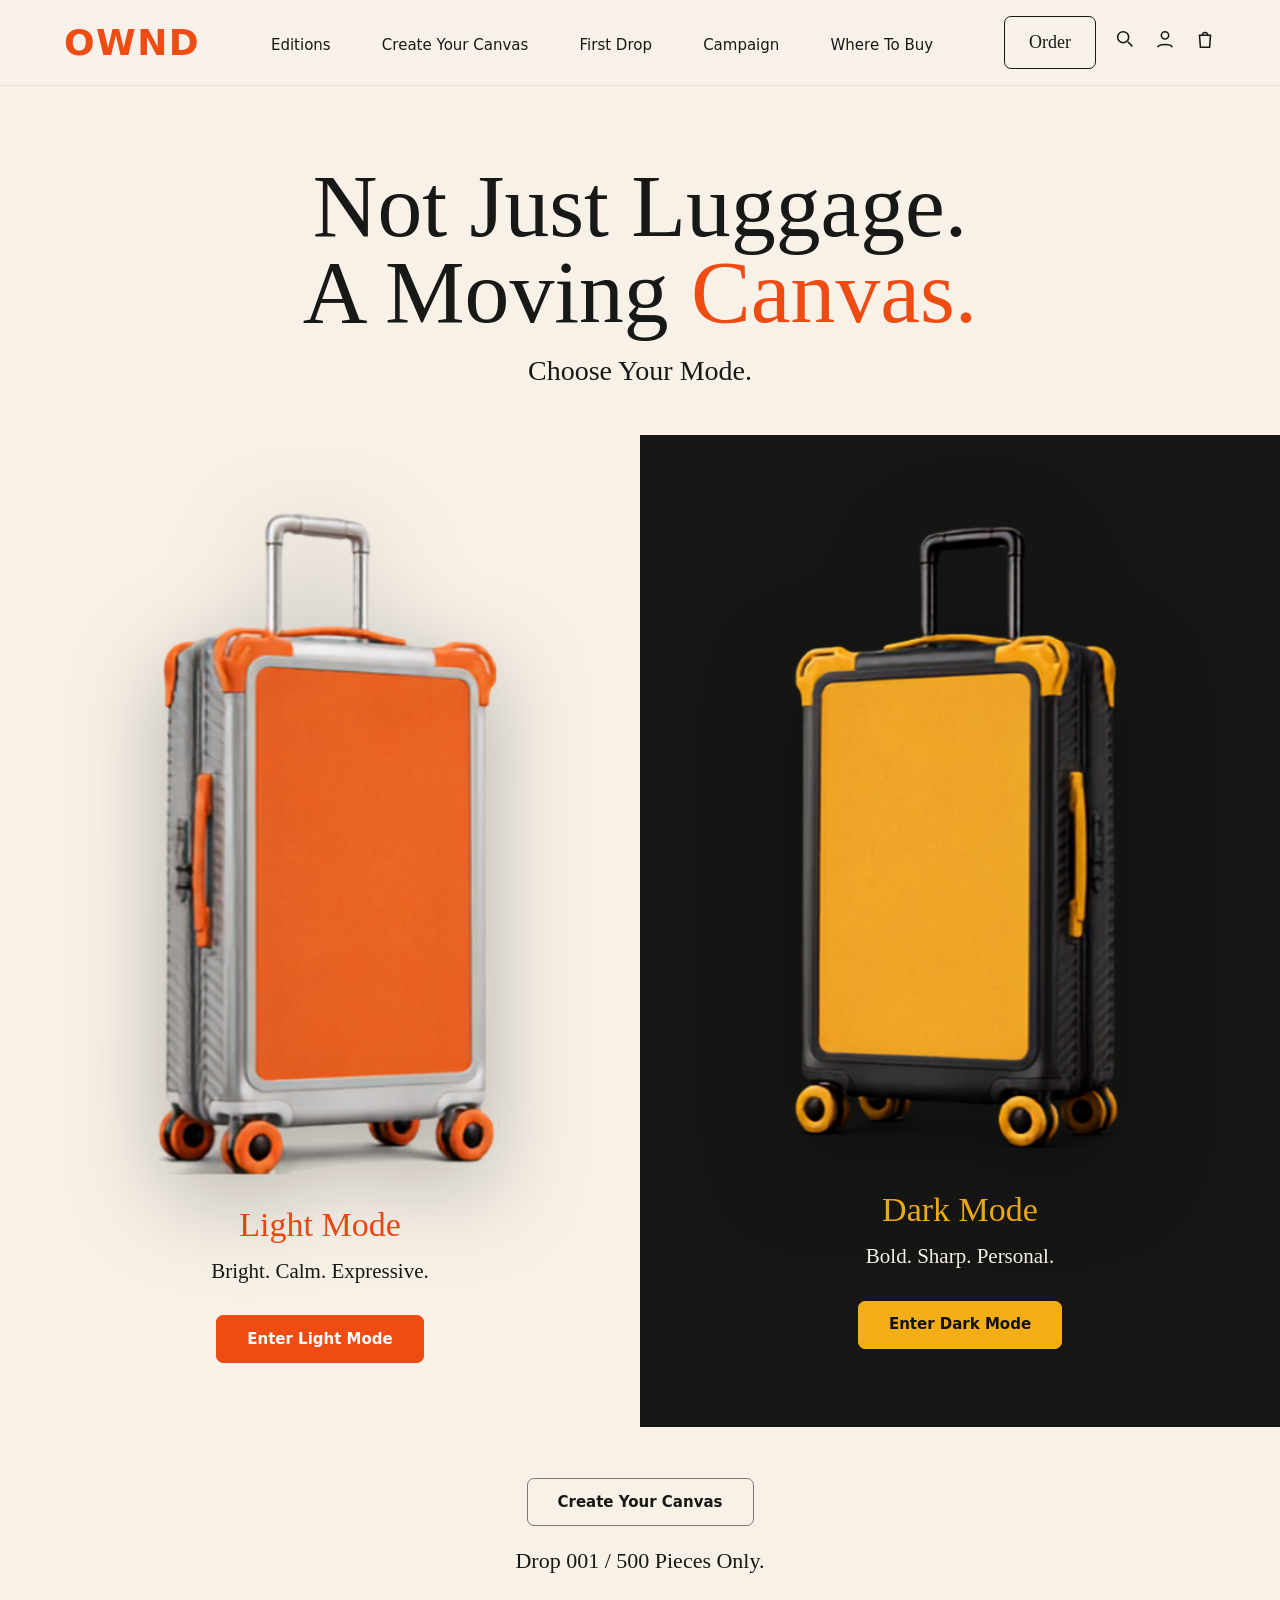
<file: index.html>
<!doctype html>
<html lang="en">
<head>
  <meta charset="utf-8">
  <meta name="viewport" content="width=device-width, initial-scale=1">
  <title>OWND - Moving Canvas</title>
  <link rel="stylesheet" href="styles.css">
  <script defer src="site.js"></script>
</head>
<body>
  <main class="split-home">
    <site-header></site-header>
    <section class="home-intro">
      <h1 class="display">Not Just Luggage.<br>A Moving <span class="accent">Canvas.</span></h1>
      <p class="lead">Choose Your Mode.</p>
    </section>
    <section class="mode-grid">
      <article class="mode-card">
        <img src="assets/suitcase-light-angle.png" alt="OWND Canvas Light suitcase">
        <h2>Light Mode</h2>
        <p>Bright. Calm. Expressive.</p>
        <a class="btn primary" href="canvas-light/">Enter Light Mode</a>
      </article>
      <article class="mode-card dark-mode">
        <img src="assets/suitcase-dark-angle.png" alt="OWND Canvas Dark suitcase">
        <h2>Dark Mode</h2>
        <p>Bold. Sharp. Personal.</p>
        <a class="btn gold" href="canvas-dark/">Enter Dark Mode</a>
      </article>
    </section>
    <section class="home-cta">
      <a class="btn" href="create/">Create Your Canvas</a>
      <p class="drop-note">Drop 001 / 500 Pieces Only.</p>
    </section>
  </main>
</body>
</html>
</file>
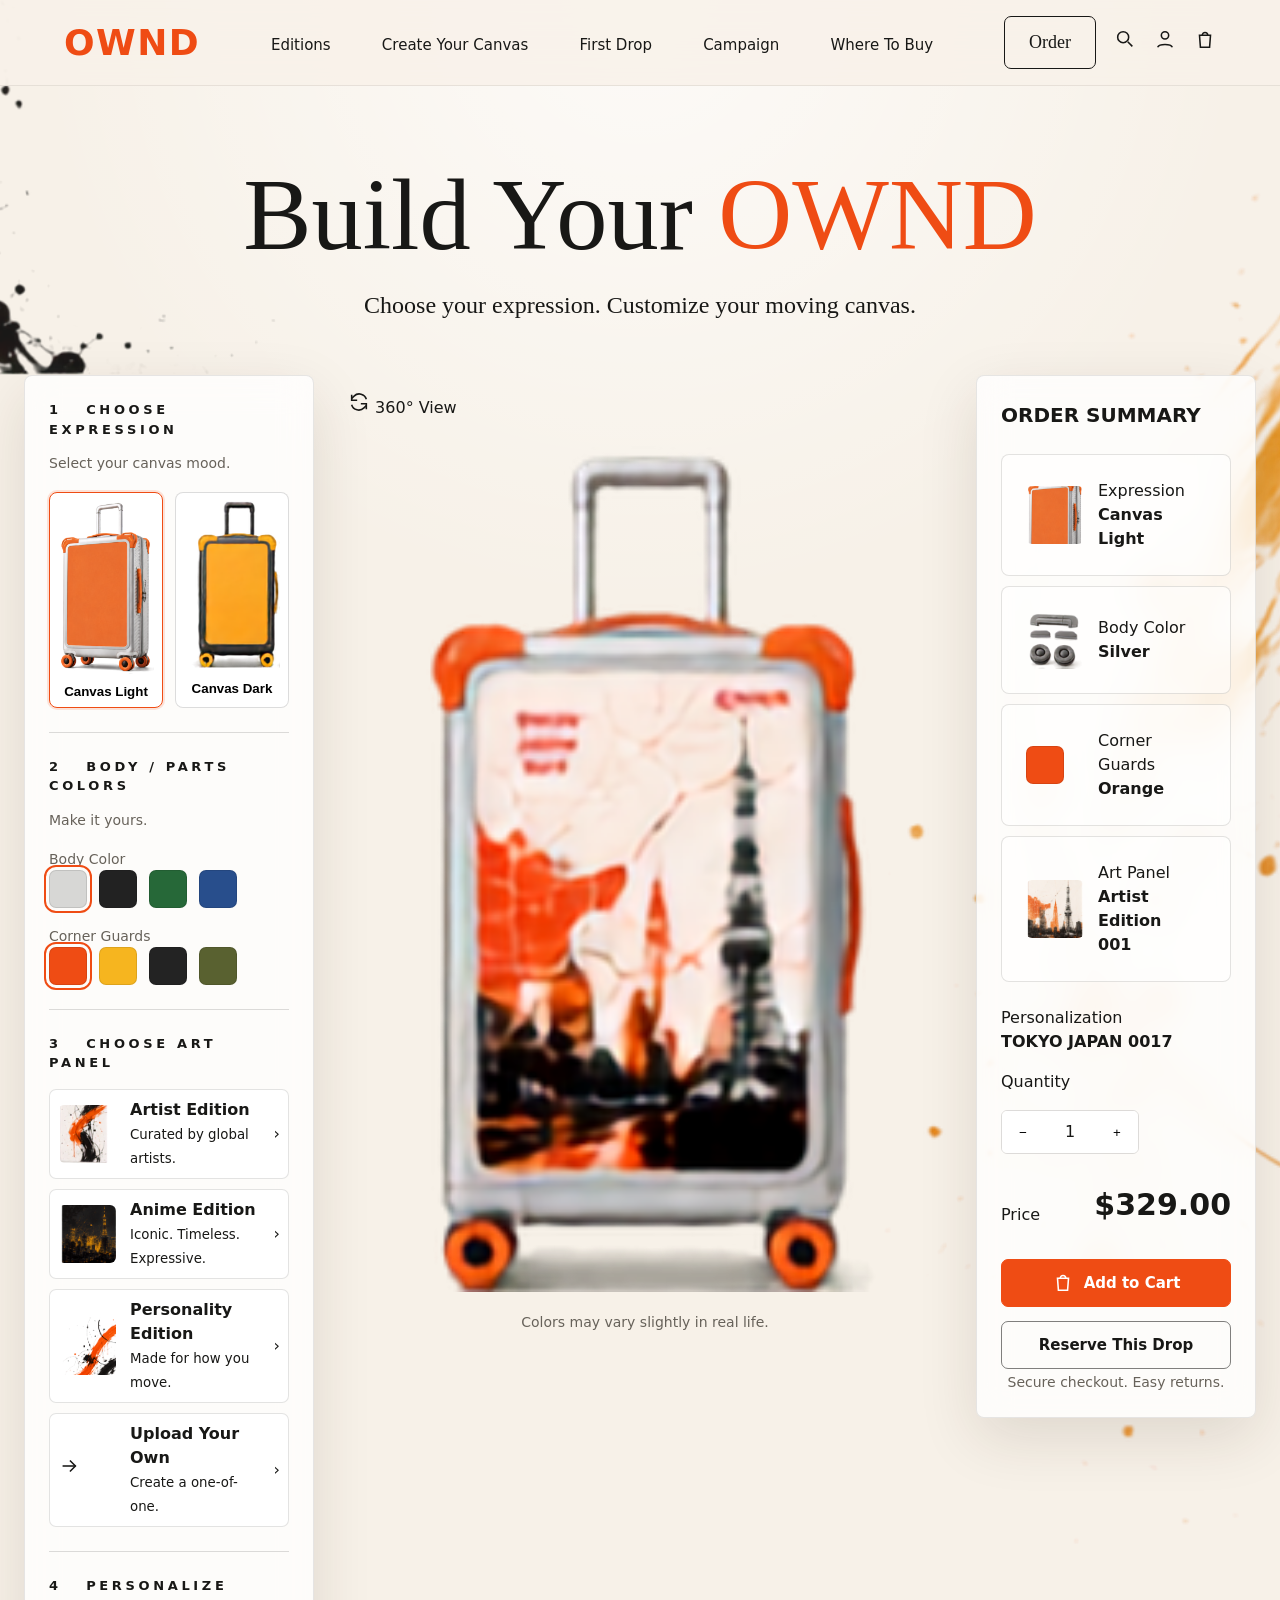
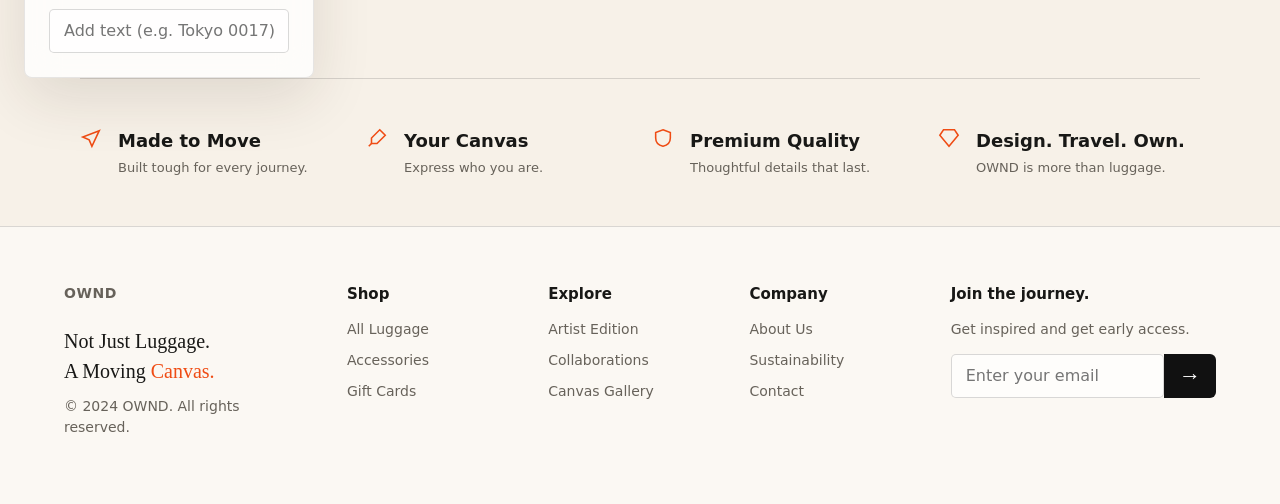
<file: build-your-ownd/index.html>
<!doctype html>
<html lang="en">
<head>
  <meta charset="utf-8">
  <meta name="viewport" content="width=device-width, initial-scale=1">
  <title>Build Your OWND</title>
  <link rel="stylesheet" href="../styles.css">
  <script defer src="../site.js"></script>
</head>
<body>
  <div class="site">
    <site-header></site-header>
    <section class="hero" style="min-height:auto;padding:80px 0 52px">
      <img class="paint left" src="../assets/paint-black-left.png" alt="">
      <img class="paint right" src="../assets/paint-orange-arc.png" alt="">
      <div class="container center">
        <h1 class="display">Build Your <span class="accent">OWND</span></h1>
        <p class="lead" style="font-family:var(--serif);color:var(--ink)">Choose your expression. Customize your moving canvas.</p>
      </div>
    </section>
    <section class="wide builder-layout">
      <aside class="builder-panel">
        <p class="eyebrow" style="color:var(--ink)">1 &nbsp; Choose Expression</p>
        <p class="small">Select your canvas mood.</p>
        <div class="option-grid" style="margin-top:18px">
          <button class="choice active" type="button"><img src="../assets/suitcase-light-front.png" alt=""><b>Canvas Light</b></button>
          <button class="choice" type="button"><img src="../assets/suitcase-dark-front.png" alt=""><b>Canvas Dark</b></button>
        </div>
        <hr style="border:0;border-top:1px solid var(--line);margin:24px 0">
        <p class="eyebrow" style="color:var(--ink)">2 &nbsp; Body / Parts Colors</p>
        <p class="small">Make it yours.</p>
        <p class="small" style="margin-top:18px">Body Color</p>
        <div class="swatches"><button class="swatch active" style="background:#d7d7d5"></button><button class="swatch" style="background:#222"></button><button class="swatch" style="background:#266838"></button><button class="swatch" style="background:#284e8c"></button></div>
        <p class="small" style="margin-top:18px">Corner Guards</p>
        <div class="swatches"><button class="swatch active" style="background:#ef4c14"></button><button class="swatch" style="background:#f6b51f"></button><button class="swatch" style="background:#232323"></button><button class="swatch" style="background:#596130"></button></div>
        <hr style="border:0;border-top:1px solid var(--line);margin:24px 0">
        <p class="eyebrow" style="color:var(--ink)">3 &nbsp; Choose Art Panel</p>
        <div class="panel-list" style="margin-top:16px">
          <a class="panel-option" href="#"><img src="../assets/panel-abstract.png" alt=""><span><b>Artist Edition</b><br><small>Curated by global artists.</small></span><span>›</span></a>
          <a class="panel-option" href="#"><img src="../assets/panel-city-gold.png" alt=""><span><b>Anime Edition</b><br><small>Iconic. Timeless. Expressive.</small></span><span>›</span></a>
          <a class="panel-option" href="#"><img src="../assets/panel-swirl.png" alt=""><span><b>Personality Edition</b><br><small>Made for how you move.</small></span><span>›</span></a>
          <a class="panel-option" href="#"><span data-icon="arrow"></span><span><b>Upload Your Own</b><br><small>Create a one-of-one.</small></span><span>›</span></a>
        </div>
        <hr style="border:0;border-top:1px solid var(--line);margin:24px 0">
        <p class="eyebrow" style="color:var(--ink)">4 &nbsp; Personalize</p>
        <input placeholder="Add text (e.g. Tokyo 0017)" aria-label="Personalization">
      </aside>
      <div class="builder-stage">
        <p style="text-align:left"><span data-icon="rotate"></span> 360° View</p>
        <img src="../assets/suitcase-art-city.png" alt="Configured OWND suitcase with Tokyo Japan panel">
        <p class="small">Colors may vary slightly in real life.</p>
      </div>
      <aside class="summary">
        <h2 style="margin:0 0 24px;font-size:20px">ORDER SUMMARY</h2>
        <div class="panel-list">
          <div class="summary-row"><img src="../assets/suitcase-light-front.png" alt=""><span>Expression<br><b>Canvas Light</b></span></div>
          <div class="summary-row"><img src="../assets/parts-hardware.png" alt=""><span>Body Color<br><b>Silver</b></span></div>
          <div class="summary-row"><span class="swatch" style="background:#ef4c14"></span><span>Corner Guards<br><b>Orange</b></span></div>
          <div class="summary-row"><img src="../assets/panel-city-tokyo.png" alt=""><span>Art Panel<br><b>Artist Edition 001</b></span></div>
        </div>
        <p style="margin-top:24px">Personalization<br><b>TOKYO JAPAN 0017</b></p>
        <p>Quantity</p>
        <div class="quantity"><button data-quantity="minus" type="button">−</button><span data-quantity-value>1</span><button data-quantity="plus" type="button">+</button></div>
        <p style="display:flex;justify-content:space-between;align-items:end;margin-top:28px">Price <strong style="font-size:30px">$329.00</strong></p>
        <a class="btn primary block" href="#" style="margin-top:16px"><span data-icon="bag"></span>Add to Cart</a>
        <a class="btn block" href="../first-drop/" style="margin-top:14px">Reserve This Drop</a>
        <p class="small center">Secure checkout. Easy returns.</p>
      </aside>
    </section>
    <div class="container feature-strip">
      <div class="feature"><span data-icon="plane"></span><div><h3>Made to Move</h3><p>Built tough for every journey.</p></div></div>
      <div class="feature"><span data-icon="brush"></span><div><h3>Your Canvas</h3><p>Express who you are.</p></div></div>
      <div class="feature"><span data-icon="shield"></span><div><h3>Premium Quality</h3><p>Thoughtful details that last.</p></div></div>
      <div class="feature"><span data-icon="gem"></span><div><h3>Design. Travel. Own.</h3><p>OWND is more than luggage.</p></div></div>
    </div>
    <site-footer></site-footer>
  </div>
</body>
</html>
</file>
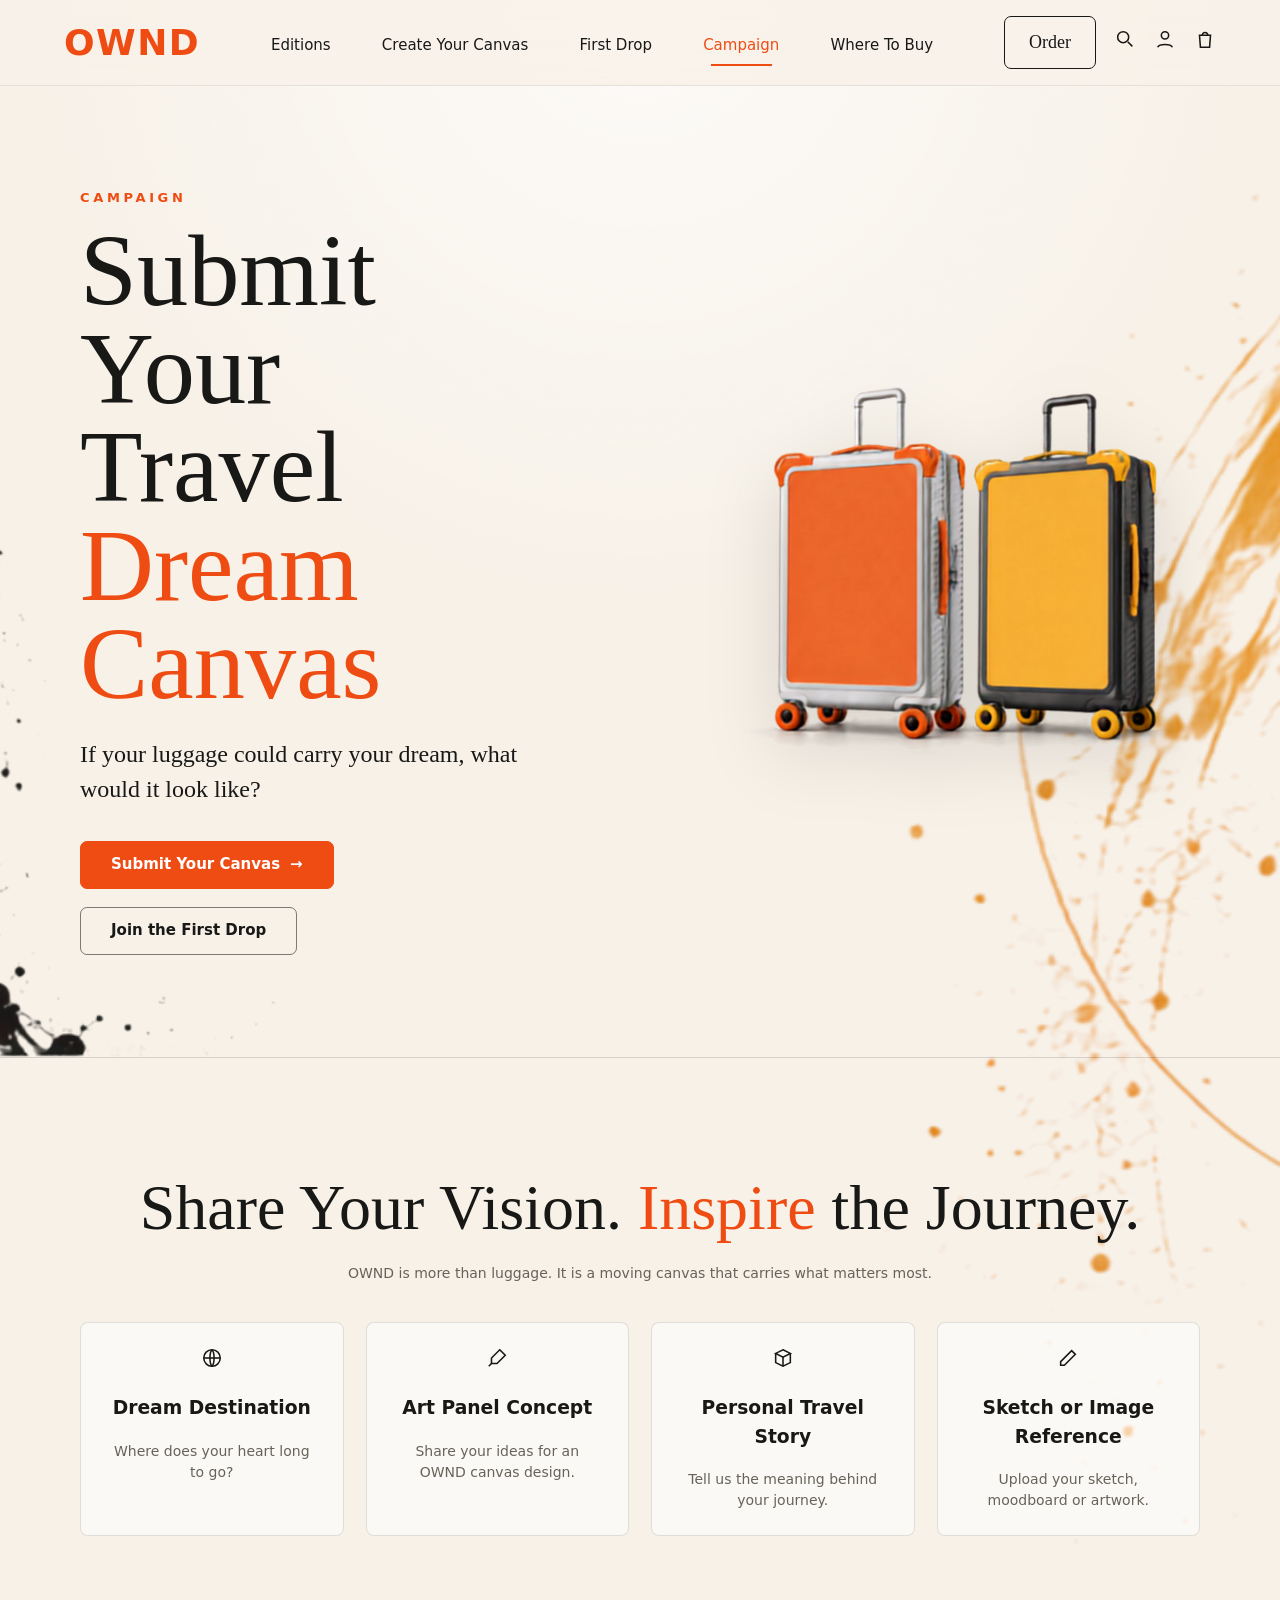
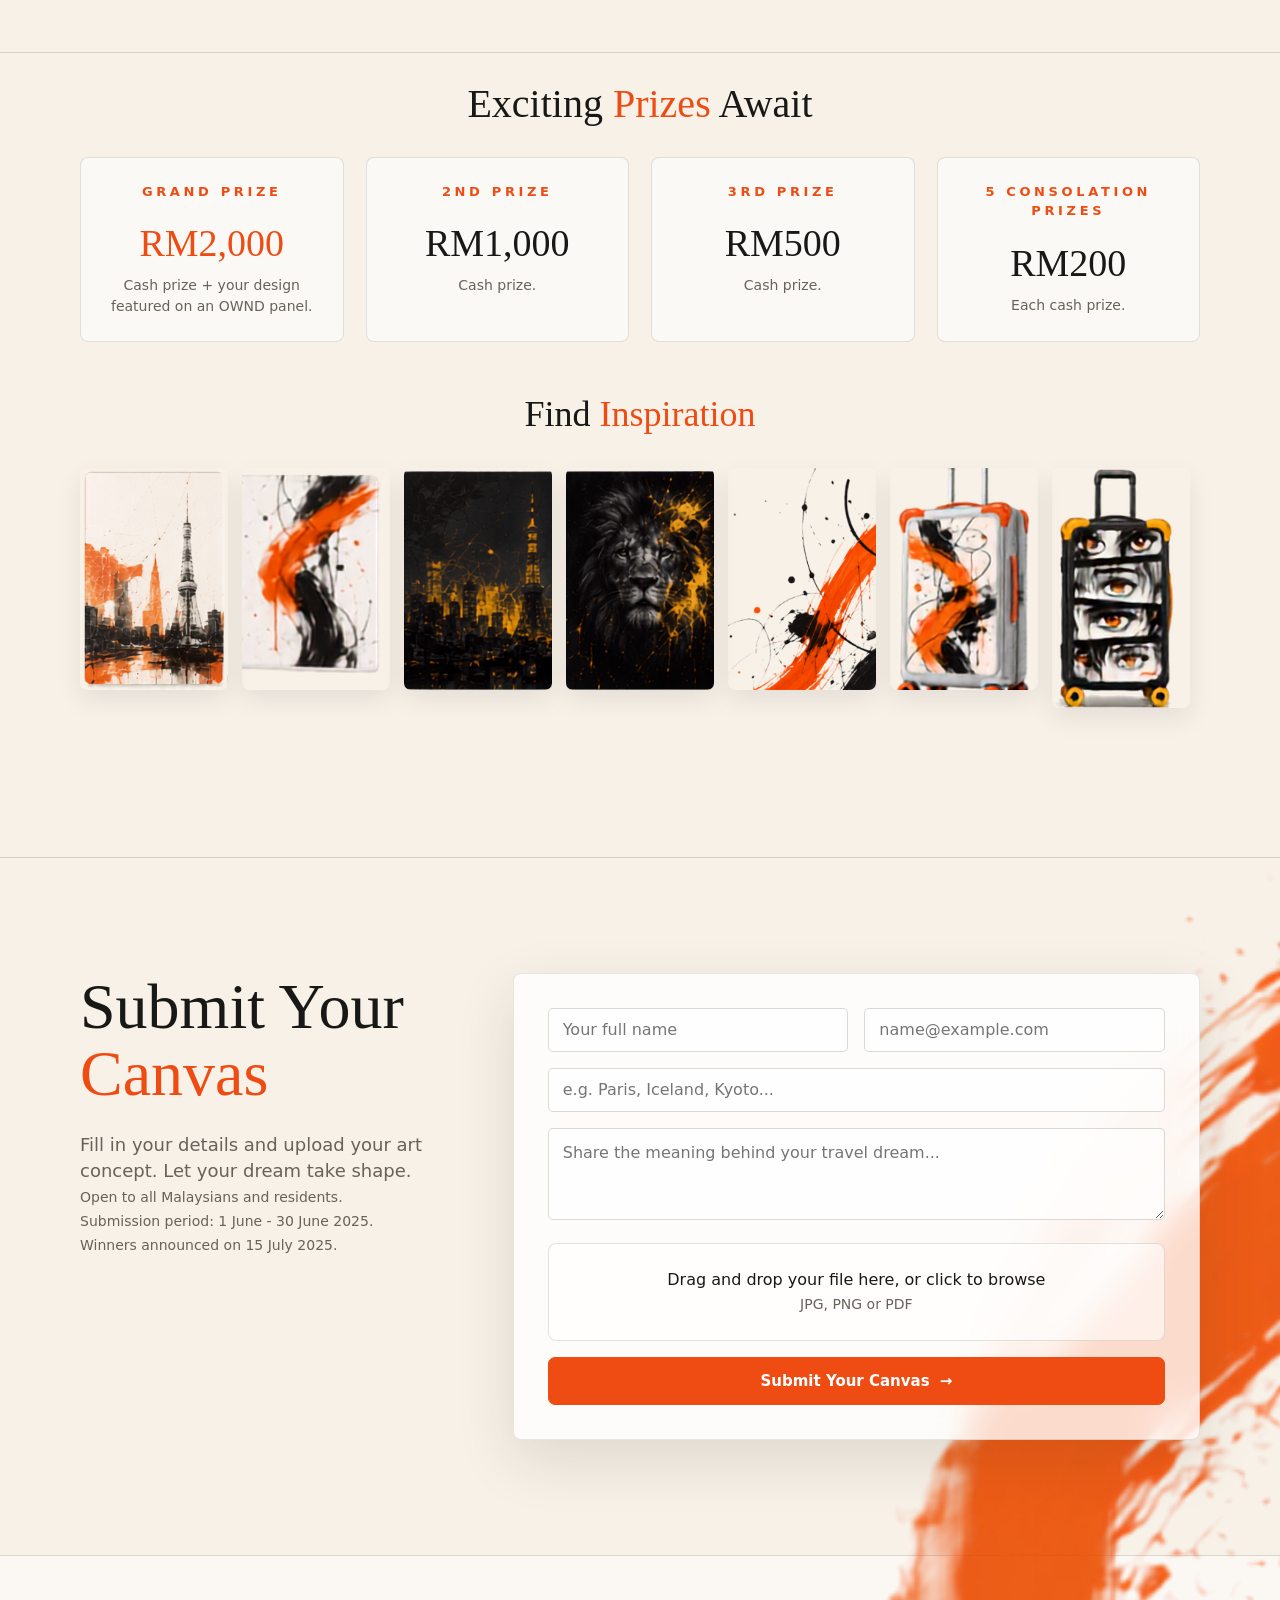
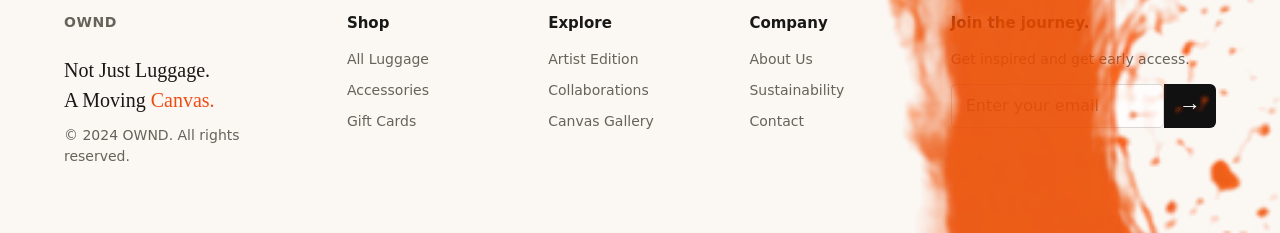
<file: campaign/index.html>
<!doctype html>
<html lang="en">
<head>
  <meta charset="utf-8">
  <meta name="viewport" content="width=device-width, initial-scale=1">
  <title>Campaign - OWND</title>
  <link rel="stylesheet" href="../styles.css">
  <script defer src="../site.js"></script>
</head>
<body>
  <div class="site">
    <site-header active="campaign"></site-header>
    <section class="hero">
      <img class="paint left" src="../assets/paint-black-left.png" alt="">
      <img class="paint right" src="../assets/paint-orange-arc.png" alt="">
      <div class="container product-hero">
        <div>
          <p class="eyebrow">Campaign</p>
          <h1 class="display">Submit Your<br>Travel <span class="accent">Dream Canvas</span></h1>
          <p class="lead" style="font-family:var(--serif);color:var(--ink)">If your luggage could carry your dream, what would it look like?</p>
          <div class="actions">
            <a class="btn primary" href="#submit">Submit Your Canvas <span>→</span></a>
            <a class="btn" href="../first-drop/">Join the First Drop</a>
          </div>
        </div>
        <div class="visual"><img src="../assets/suitcase-pair.png" alt="Canvas Light and Canvas Dark luggage pair"></div>
      </div>
    </section>
    <section class="section">
      <div class="container center">
        <h2 class="title">Share Your Vision. <span class="accent">Inspire</span> the Journey.</h2>
        <p class="small" style="max-width:620px;margin:22px auto 38px">OWND is more than luggage. It is a moving canvas that carries what matters most.</p>
        <div class="campaign-steps">
          <article class="step"><span data-icon="globe"></span><h3>Dream Destination</h3><p class="small">Where does your heart long to go?</p></article>
          <article class="step"><span data-icon="brush"></span><h3>Art Panel Concept</h3><p class="small">Share your ideas for an OWND canvas design.</p></article>
          <article class="step"><span data-icon="box"></span><h3>Personal Travel Story</h3><p class="small">Tell us the meaning behind your journey.</p></article>
          <article class="step"><span data-icon="pencil"></span><h3>Sketch or Image Reference</h3><p class="small">Upload your sketch, moodboard or artwork.</p></article>
        </div>
      </div>
    </section>
    <section class="section" style="padding-top:30px">
      <div class="container center">
        <h2 class="title" style="font-size:40px">Exciting <span class="accent">Prizes</span> Await</h2>
        <div class="prizes" style="margin-top:32px">
          <article class="prize"><p class="eyebrow">Grand Prize</p><strong>RM2,000</strong><p class="small">Cash prize + your design featured on an OWND panel.</p></article>
          <article class="prize"><p class="eyebrow">2nd Prize</p><strong style="color:var(--ink)">RM1,000</strong><p class="small">Cash prize.</p></article>
          <article class="prize"><p class="eyebrow">3rd Prize</p><strong style="color:var(--ink)">RM500</strong><p class="small">Cash prize.</p></article>
          <article class="prize"><p class="eyebrow">5 Consolation Prizes</p><strong style="color:var(--ink)">RM200</strong><p class="small">Each cash prize.</p></article>
        </div>
        <h2 class="title" style="font-size:36px;margin-top:54px">Find <span class="accent">Inspiration</span></h2>
        <div class="inspiration-row">
          <img src="../assets/panel-city-tokyo.png" alt="Tokyo orange art panel"><img src="../assets/panel-abstract.png" alt="Black and orange abstract panel"><img src="../assets/panel-city-gold.png" alt="City skyline gold panel"><img src="../assets/panel-lion.png" alt="Fearless lion panel"><img src="../assets/panel-swirl.png" alt="Flowing brush panel"><img src="../assets/suitcase-art-flow.png" alt="Abstract flow suitcase"><img src="../assets/suitcase-art-eyes.png" alt="Anime eyes suitcase">
        </div>
      </div>
    </section>
    <section class="section" id="submit">
      <img class="paint right" src="../assets/paint-orange-circle.png" alt="">
      <div class="container" style="display:grid;grid-template-columns:.8fr 1.4fr;gap:40px;align-items:start">
        <div>
          <h2 class="title">Submit Your <span class="accent">Canvas</span></h2>
          <p class="lead" style="font-size:18px">Fill in your details and upload your art concept. Let your dream take shape.</p>
          <p class="small">Open to all Malaysians and residents.</p>
          <p class="small">Submission period: 1 June - 30 June 2025.</p>
          <p class="small">Winners announced on 15 July 2025.</p>
        </div>
        <form class="preview-panel">
          <div class="form-grid"><input placeholder="Your full name" aria-label="Name"><input placeholder="name@example.com" aria-label="Email"></div>
          <input style="margin-top:16px" placeholder="e.g. Paris, Iceland, Kyoto..." aria-label="Dream destination">
          <textarea style="margin-top:16px" placeholder="Share the meaning behind your travel dream..." aria-label="Story"></textarea>
          <div class="step center" style="margin:16px 0">Drag and drop your file here, or click to browse<br><span class="small">JPG, PNG or PDF</span></div>
          <button class="btn primary block" type="button">Submit Your Canvas <span>→</span></button>
        </form>
      </div>
    </section>
    <site-footer></site-footer>
  </div>
</body>
</html>
</file>
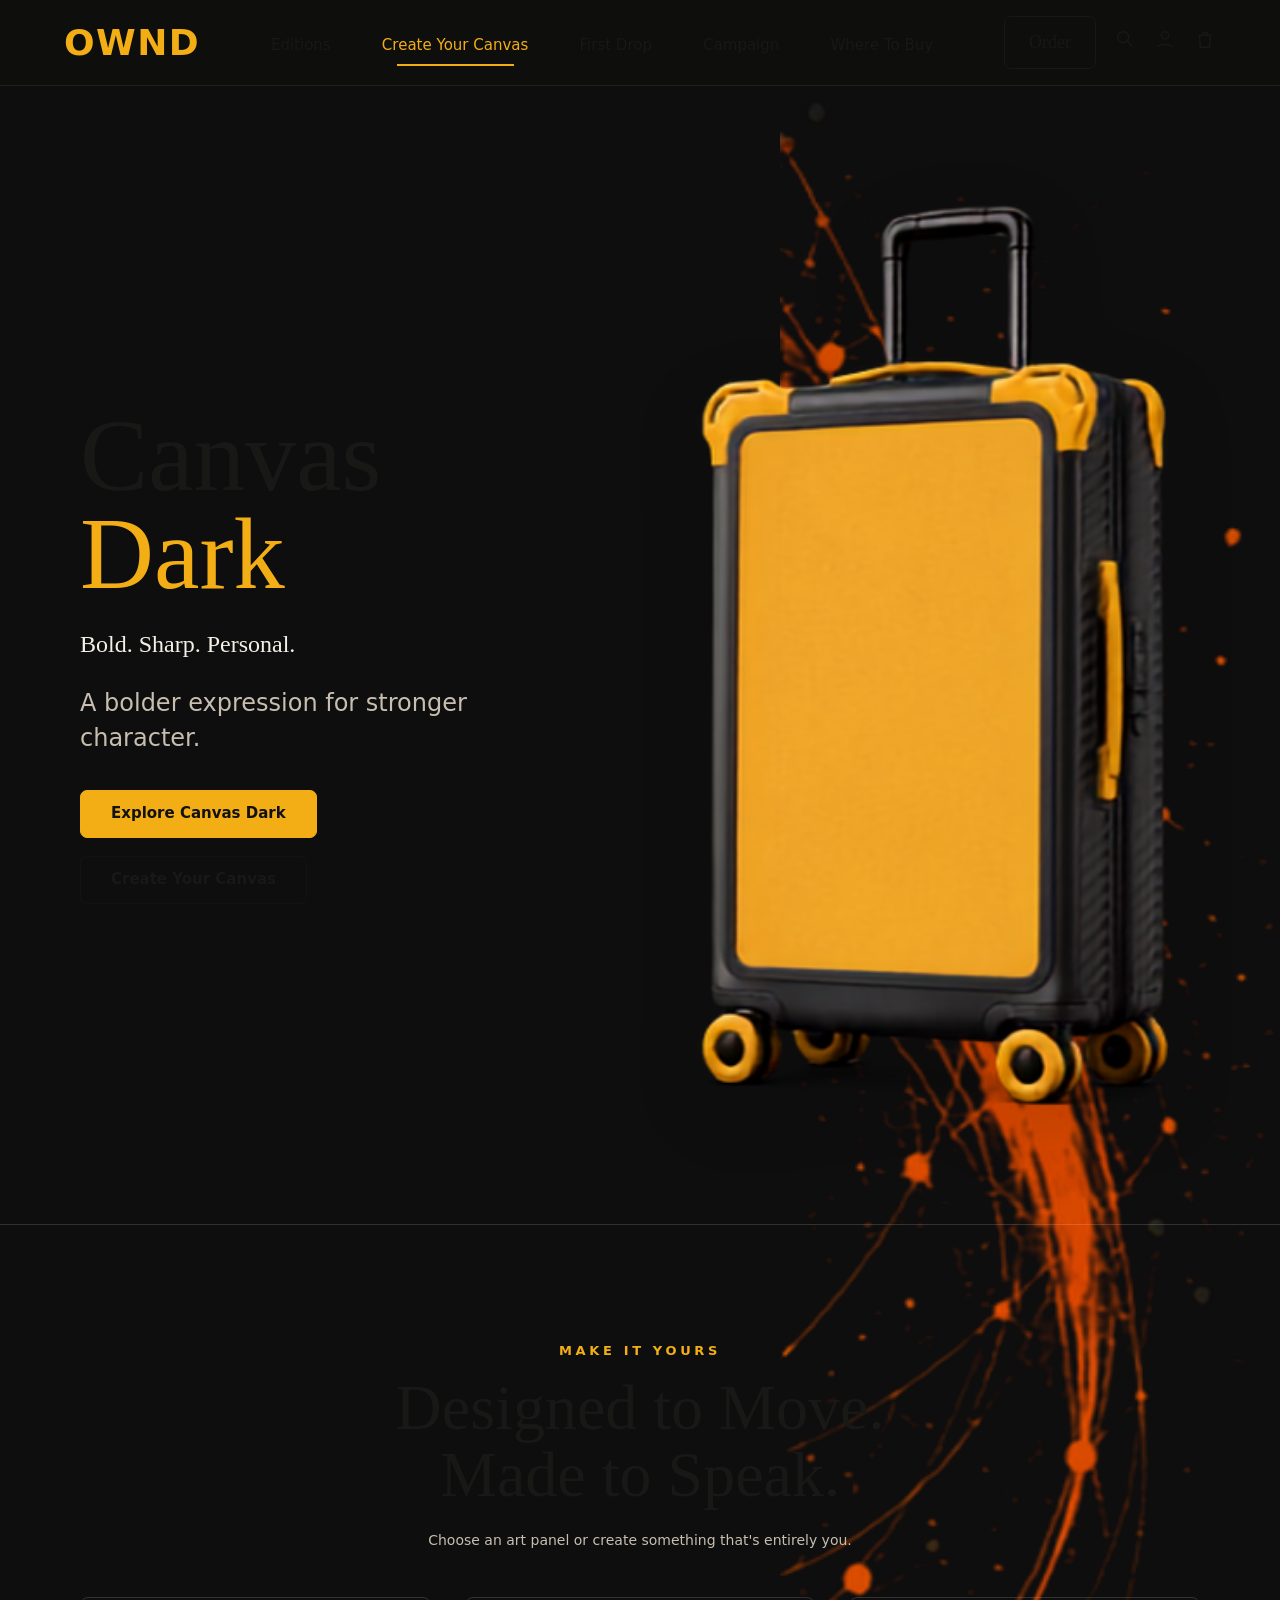
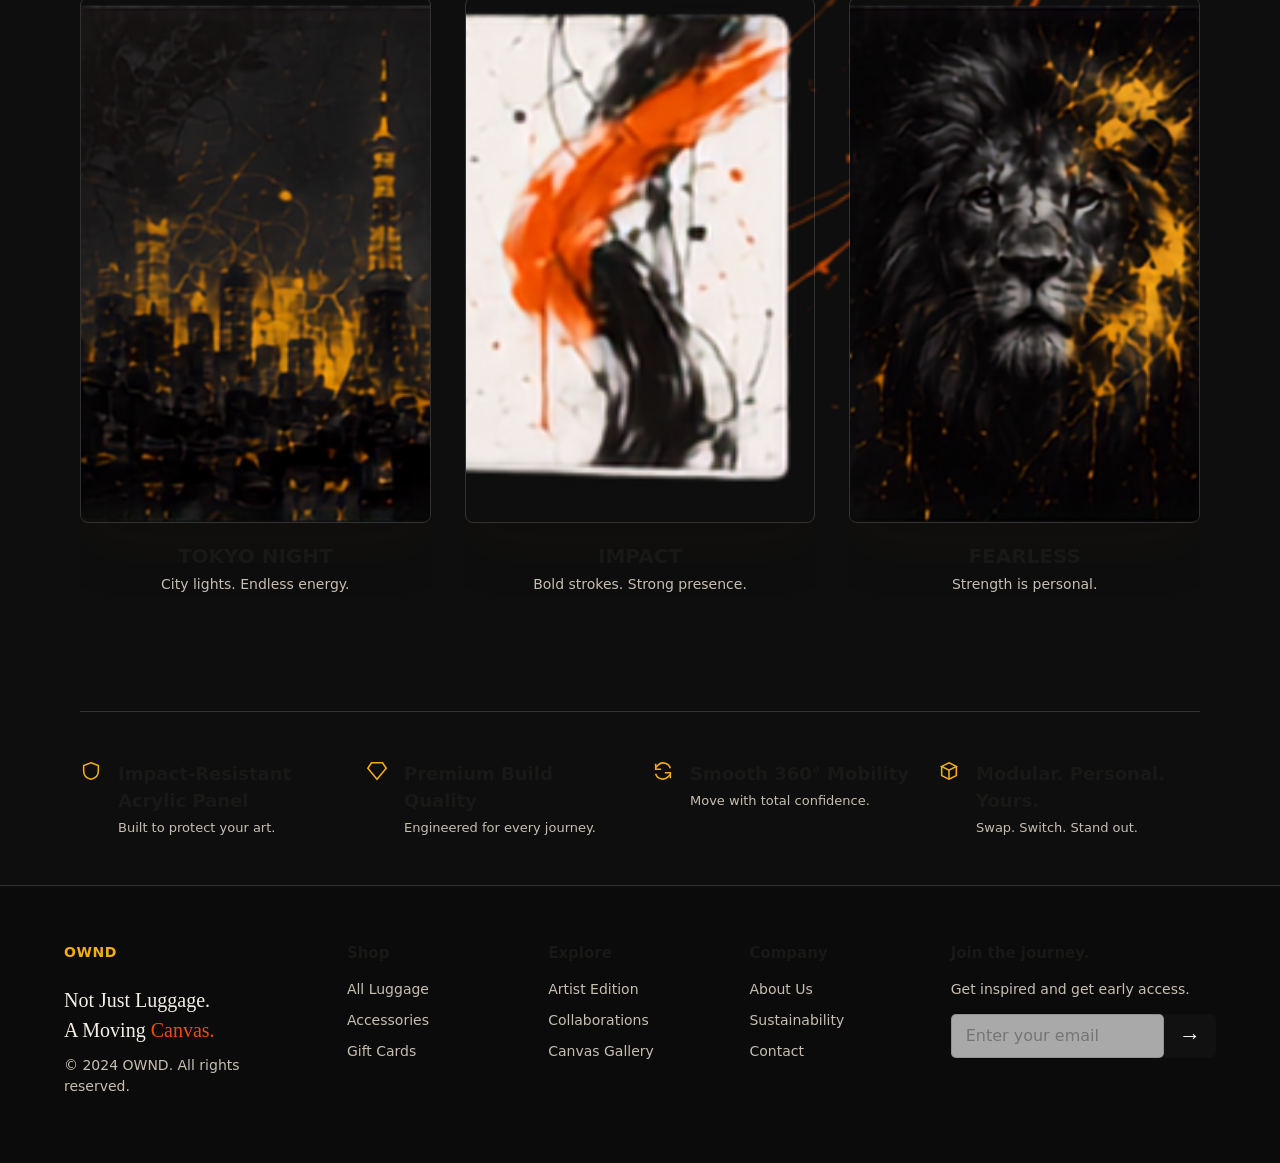
<file: canvas-dark/index.html>
<!doctype html>
<html lang="en">
<head>
  <meta charset="utf-8">
  <meta name="viewport" content="width=device-width, initial-scale=1">
  <title>Canvas Dark - OWND</title>
  <link rel="stylesheet" href="../styles.css">
  <script defer src="../site.js"></script>
</head>
<body>
  <div class="site dark">
    <site-header active="create" theme="dark"></site-header>
    <section class="hero">
      <img class="paint right" src="../assets/paint-orange-stroke.png" alt="">
      <div class="container product-hero">
        <div>
          <h1 class="display">Canvas<br><span class="accent">Dark</span></h1>
          <p class="lead" style="font-family:var(--serif);color:var(--ink)">Bold. Sharp. Personal.</p>
          <p class="lead">A bolder expression for stronger character.</p>
          <div class="actions">
            <a class="btn primary" href="#collection">Explore Canvas Dark</a>
            <a class="btn" href="../create/">Create Your Canvas</a>
          </div>
        </div>
        <div class="visual">
          <img src="../assets/suitcase-dark-angle.png" alt="Black and yellow Canvas Dark suitcase">
        </div>
      </div>
    </section>
    <section class="section" id="collection">
      <div class="container center">
        <p class="eyebrow">Make It Yours</p>
        <h2 class="title">Designed to Move.<br>Made to Speak.</h2>
        <p class="small" style="max-width:560px;margin:22px auto 0">Choose an art panel or create something that's entirely you.</p>
        <div class="cards">
          <article class="art-card"><img src="../assets/panel-city-gold.png" alt="Tokyo Night art panel"><h3>TOKYO NIGHT</h3><p>City lights. Endless energy.</p></article>
          <article class="art-card"><img src="../assets/panel-abstract.png" alt="Impact art panel"><h3>IMPACT</h3><p>Bold strokes. Strong presence.</p></article>
          <article class="art-card"><img src="../assets/panel-lion.png" alt="Fearless lion art panel"><h3>FEARLESS</h3><p>Strength is personal.</p></article>
        </div>
      </div>
    </section>
    <div class="container feature-strip">
      <div class="feature"><span data-icon="shield"></span><div><h3>Impact-Resistant Acrylic Panel</h3><p>Built to protect your art.</p></div></div>
      <div class="feature"><span data-icon="gem"></span><div><h3>Premium Build Quality</h3><p>Engineered for every journey.</p></div></div>
      <div class="feature"><span data-icon="rotate"></span><div><h3>Smooth 360° Mobility</h3><p>Move with total confidence.</p></div></div>
      <div class="feature"><span data-icon="box"></span><div><h3>Modular. Personal. Yours.</h3><p>Swap. Switch. Stand out.</p></div></div>
    </div>
    <site-footer></site-footer>
  </div>
</body>
</html>
</file>
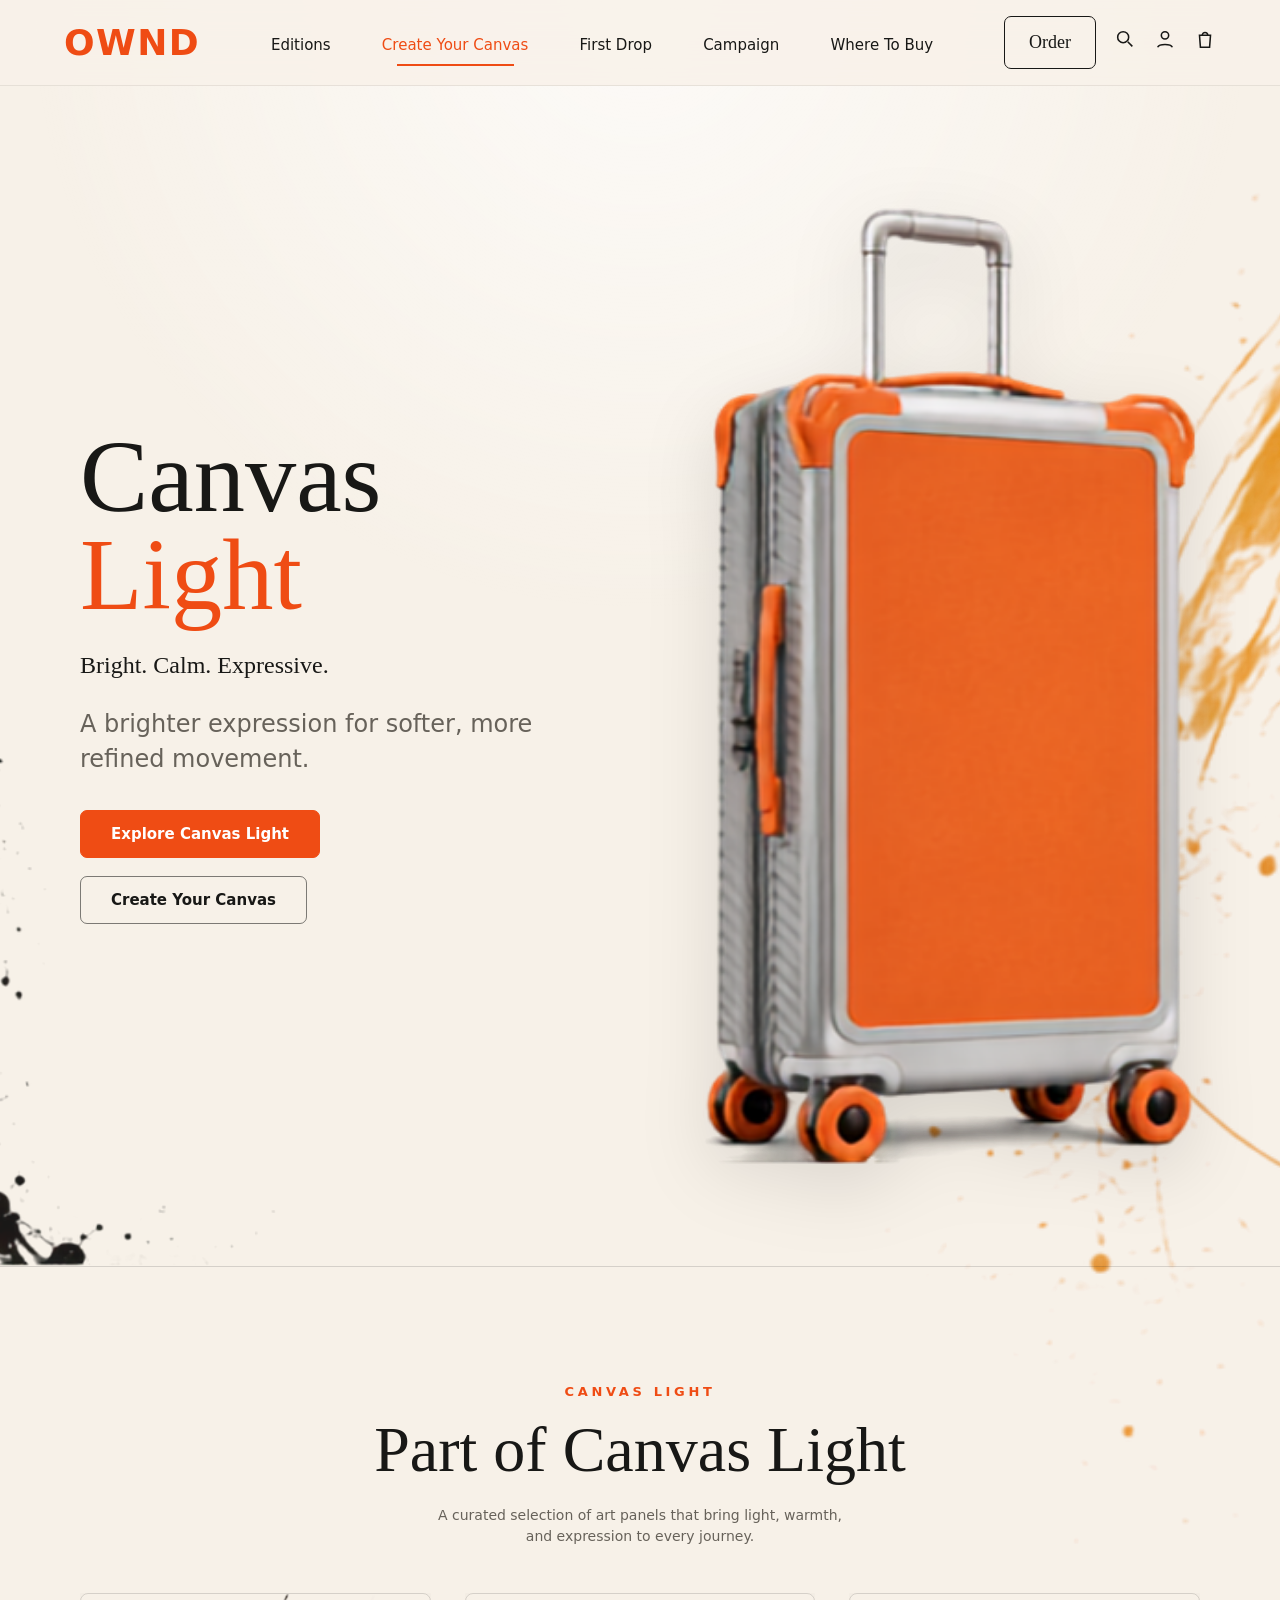
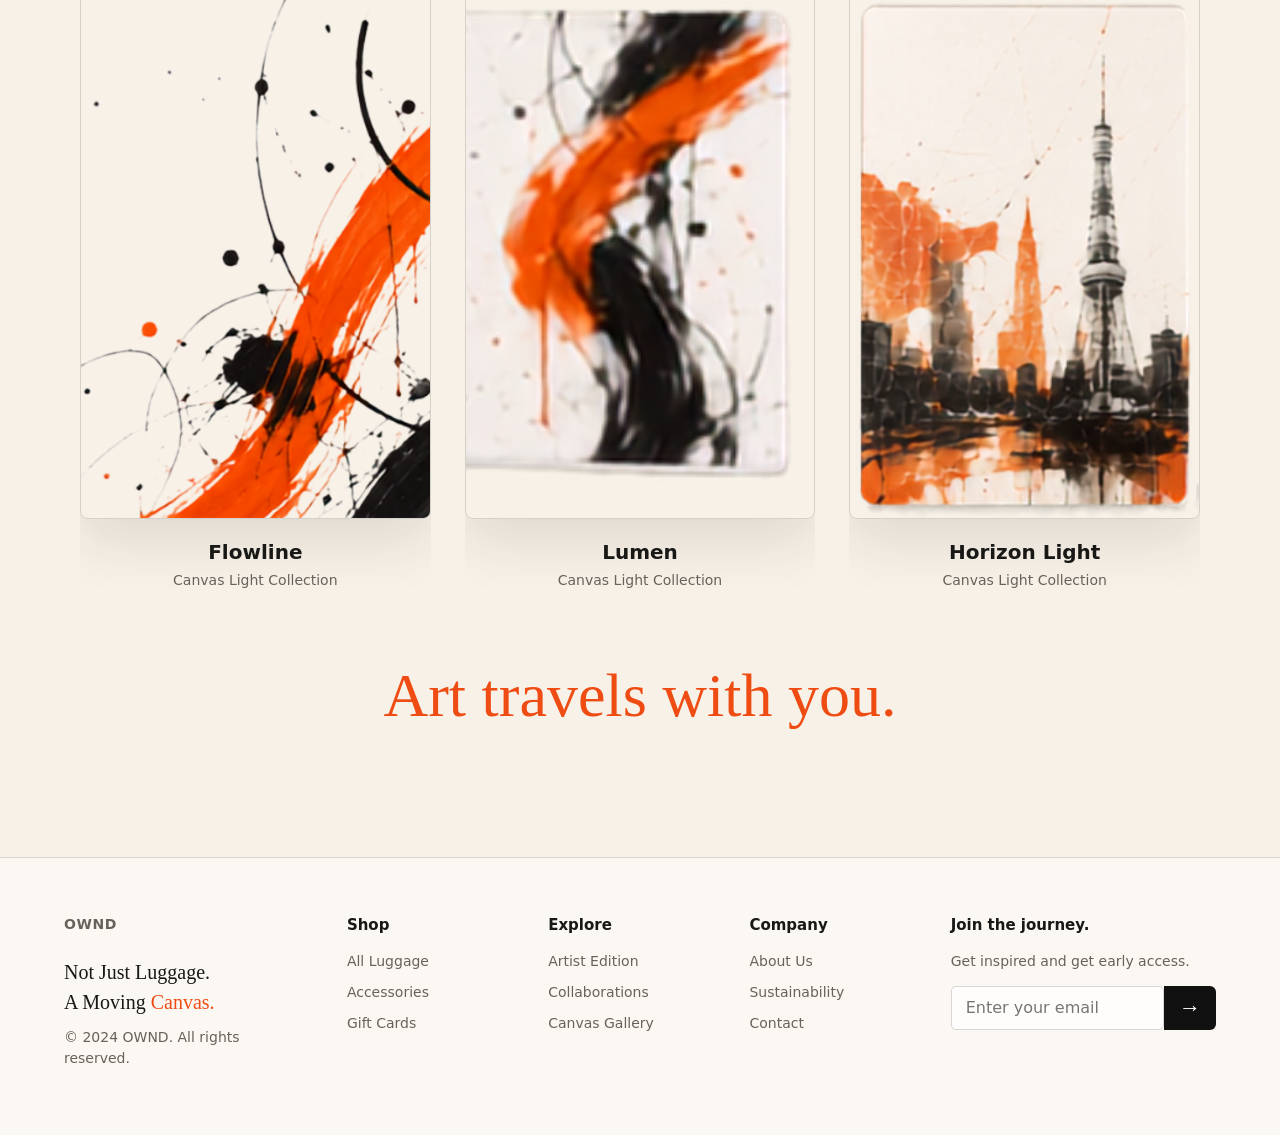
<file: canvas-light/index.html>
<!doctype html>
<html lang="en">
<head>
  <meta charset="utf-8">
  <meta name="viewport" content="width=device-width, initial-scale=1">
  <title>Canvas Light - OWND</title>
  <link rel="stylesheet" href="../styles.css">
  <script defer src="../site.js"></script>
</head>
<body>
  <div class="site">
    <site-header active="create"></site-header>
    <section class="hero">
      <img class="paint right" src="../assets/paint-orange-arc.png" alt="">
      <img class="paint left" src="../assets/paint-black-left.png" alt="">
      <div class="container product-hero">
        <div>
          <h1 class="display">Canvas <span class="accent">Light</span></h1>
          <p class="lead" style="font-family:var(--serif);color:var(--ink)">Bright. Calm. Expressive.</p>
          <p class="lead">A brighter expression for softer, more refined movement.</p>
          <div class="actions">
            <a class="btn primary" href="#collection">Explore Canvas Light</a>
            <a class="btn" href="../create/">Create Your Canvas</a>
          </div>
        </div>
        <div class="visual">
          <img src="../assets/suitcase-light-angle.png" alt="Silver and orange Canvas Light suitcase">
        </div>
      </div>
    </section>
    <section class="section" id="collection">
      <div class="container center">
        <p class="eyebrow">Canvas Light</p>
        <h2 class="title">Part of Canvas Light</h2>
        <p class="small" style="max-width:420px;margin:22px auto 0">A curated selection of art panels that bring light, warmth, and expression to every journey.</p>
        <div class="cards">
          <article class="art-card"><img src="../assets/panel-swirl.png" alt="Flowline art panel"><h3>Flowline</h3><p>Canvas Light Collection</p></article>
          <article class="art-card"><img src="../assets/panel-abstract.png" alt="Lumen art panel"><h3>Lumen</h3><p>Canvas Light Collection</p></article>
          <article class="art-card"><img src="../assets/panel-city-tokyo.png" alt="Horizon Light art panel"><h3>Horizon Light</h3><p>Canvas Light Collection</p></article>
        </div>
        <p class="script-note">Art travels with you.</p>
      </div>
    </section>
    <site-footer></site-footer>
  </div>
</body>
</html>
</file>
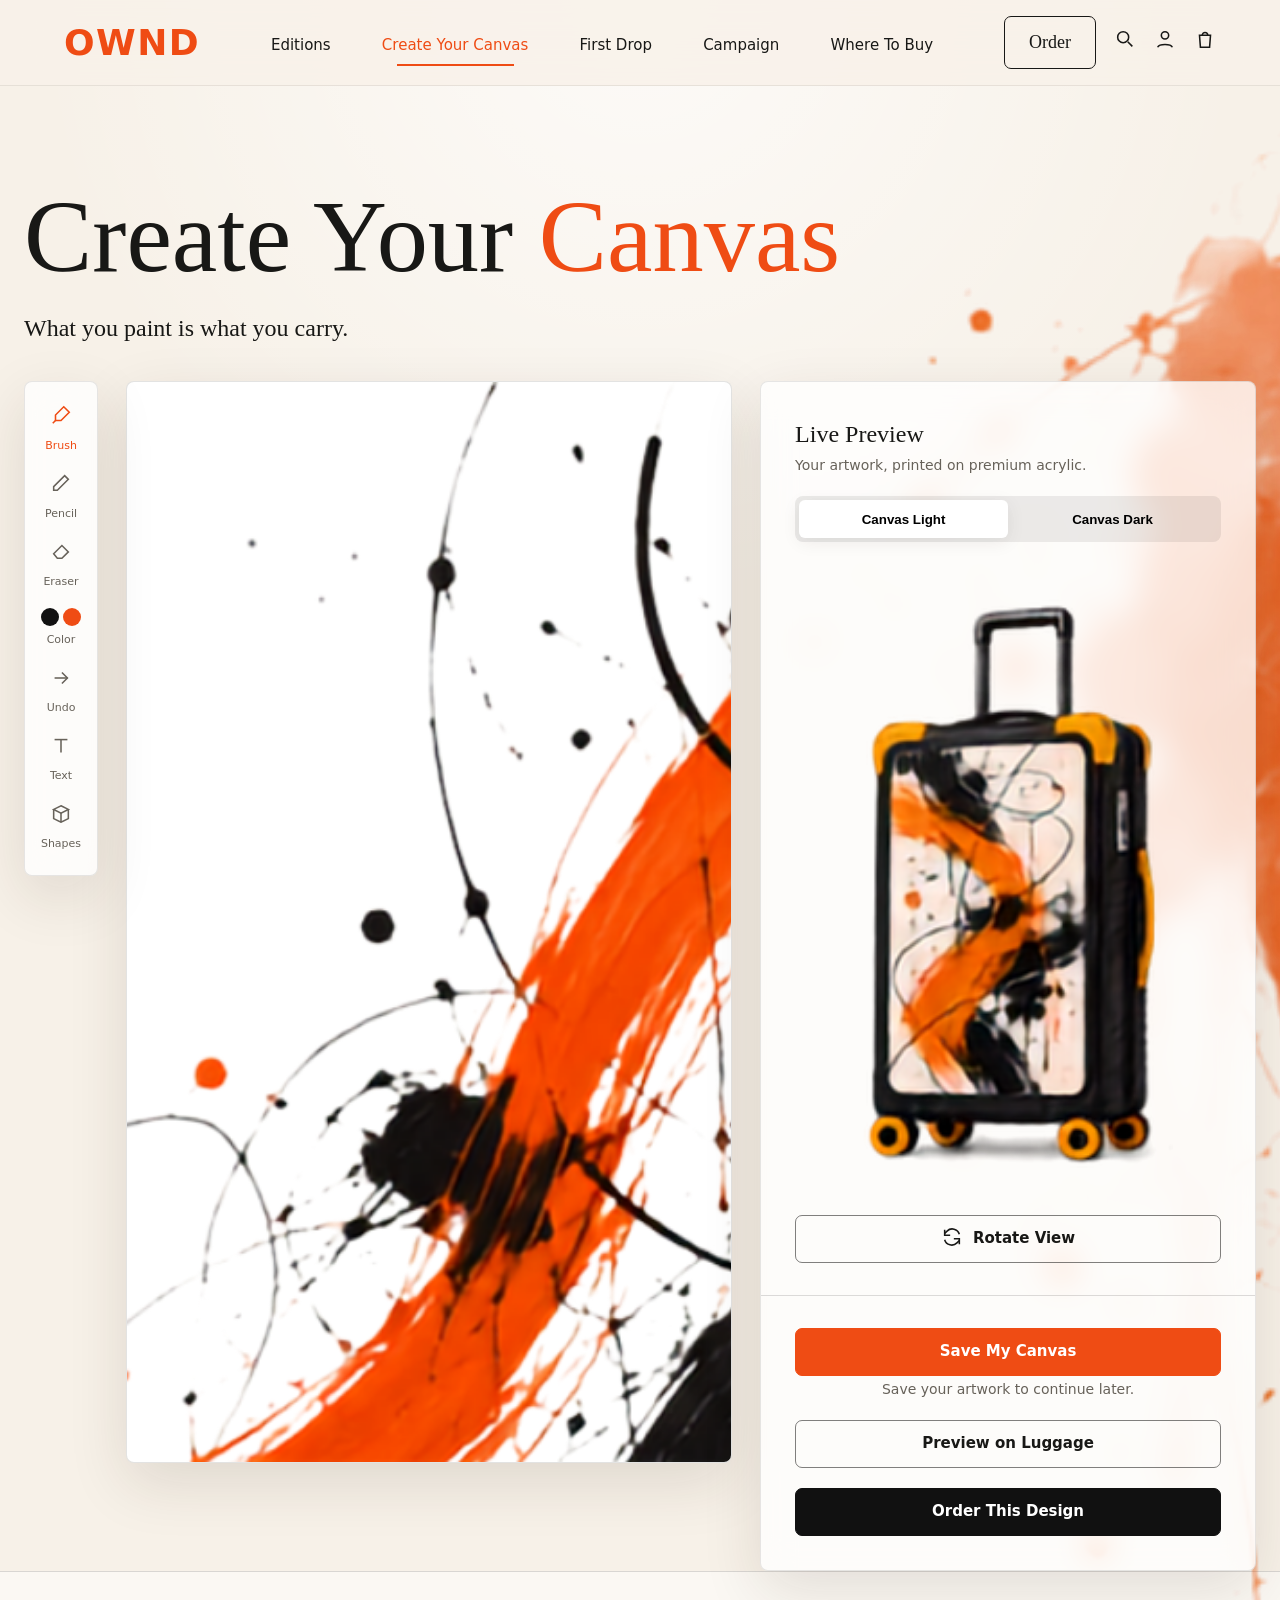
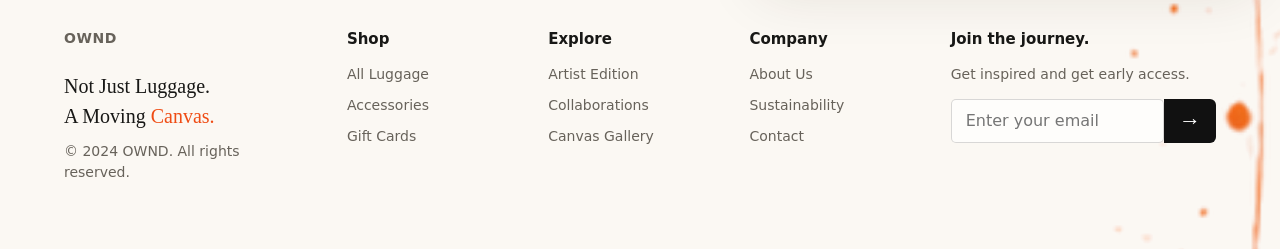
<file: create/index.html>
<!doctype html>
<html lang="en">
<head>
  <meta charset="utf-8">
  <meta name="viewport" content="width=device-width, initial-scale=1">
  <title>Create Your Canvas - OWND</title>
  <link rel="stylesheet" href="../styles.css">
  <script defer src="../site.js"></script>
</head>
<body>
  <div class="site">
    <site-header active="create"></site-header>
    <section class="hero" style="min-height:auto;padding-bottom:36px">
      <img class="paint right" src="../assets/paint-orange-tall.png" alt="">
      <div class="wide">
        <h1 class="display">Create Your <span class="accent">Canvas</span></h1>
        <p class="lead" style="font-family:var(--serif);color:var(--ink)">What you paint is what you carry.</p>
      </div>
    </section>
    <section class="wide studio">
      <aside class="toolbar" aria-label="Creative tools">
        <div class="tool active"><span data-icon="brush"></span><span>Brush</span></div>
        <div class="tool"><span data-icon="pencil"></span><span>Pencil</span></div>
        <div class="tool"><span data-icon="eraser"></span><span>Eraser</span></div>
        <div class="tool"><span style="display:flex;gap:4px"><b style="width:18px;height:18px;border-radius:50%;background:#111;display:block"></b><b style="width:18px;height:18px;border-radius:50%;background:var(--orange);display:block"></b></span><span>Color</span></div>
        <div class="tool"><span data-icon="arrow"></span><span>Undo</span></div>
        <div class="tool"><span data-icon="text"></span><span>Text</span></div>
        <div class="tool"><span data-icon="box"></span><span>Shapes</span></div>
      </aside>
      <div class="canvas-board"><img src="../assets/panel-swirl.png" alt="Custom orange and black abstract artwork canvas"></div>
      <aside class="preview-panel">
        <h2 style="margin:0;font-family:var(--serif);font-weight:400">Live Preview</h2>
        <p class="small">Your artwork, printed on premium acrylic.</p>
        <div class="segmented" style="margin-top:20px"><button class="active">Canvas Light</button><button>Canvas Dark</button></div>
        <img src="../assets/suitcase-art-abstract.png" alt="Custom artwork preview on luggage">
        <button class="btn block" type="button"><span data-icon="rotate"></span>Rotate View</button>
        <hr style="border:0;border-top:1px solid var(--line);margin:32px -34px">
        <a class="btn primary block" href="../build-your-ownd/">Save My Canvas</a>
        <p class="small center">Save your artwork to continue later.</p>
        <a class="btn block" href="../build-your-ownd/" style="margin-top:20px">Preview on Luggage</a>
        <a class="btn dark block" href="../build-your-ownd/" style="margin-top:20px">Order This Design</a>
      </aside>
    </section>
    <site-footer></site-footer>
  </div>
</body>
</html>
</file>
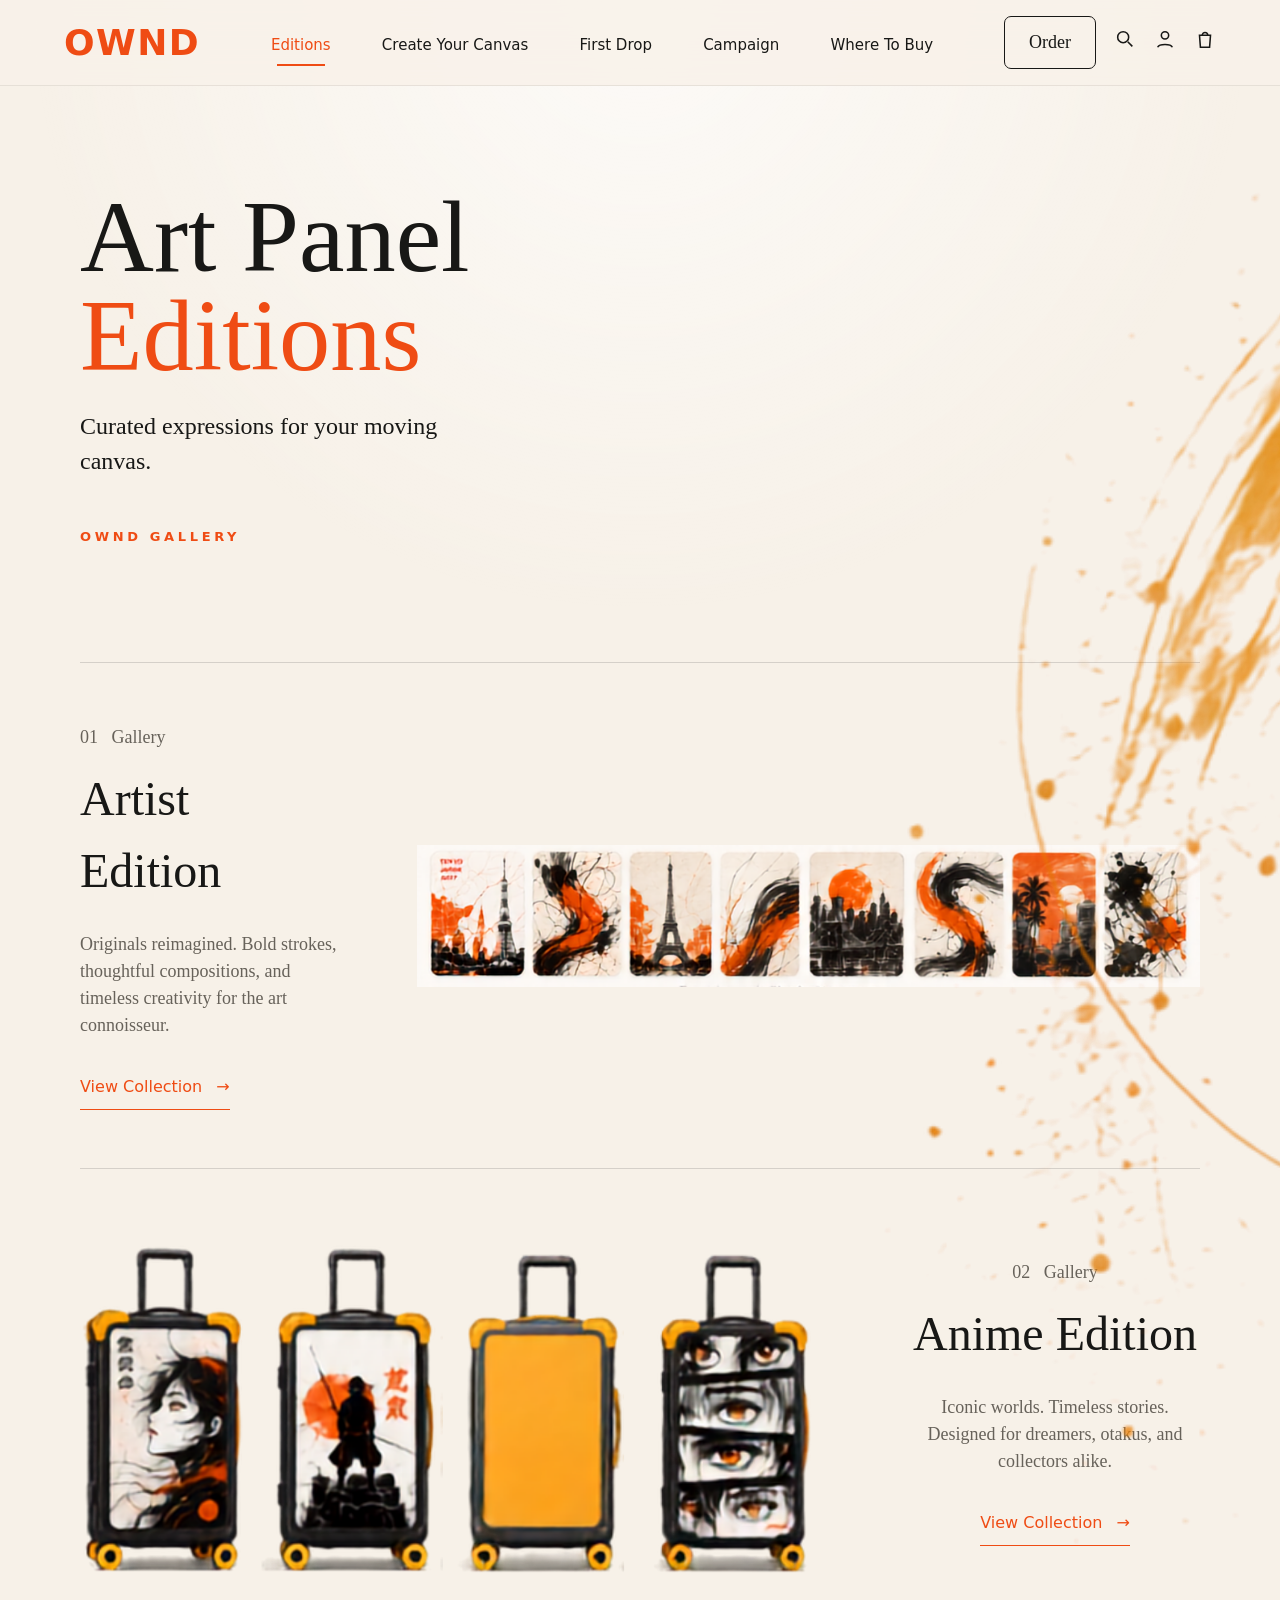
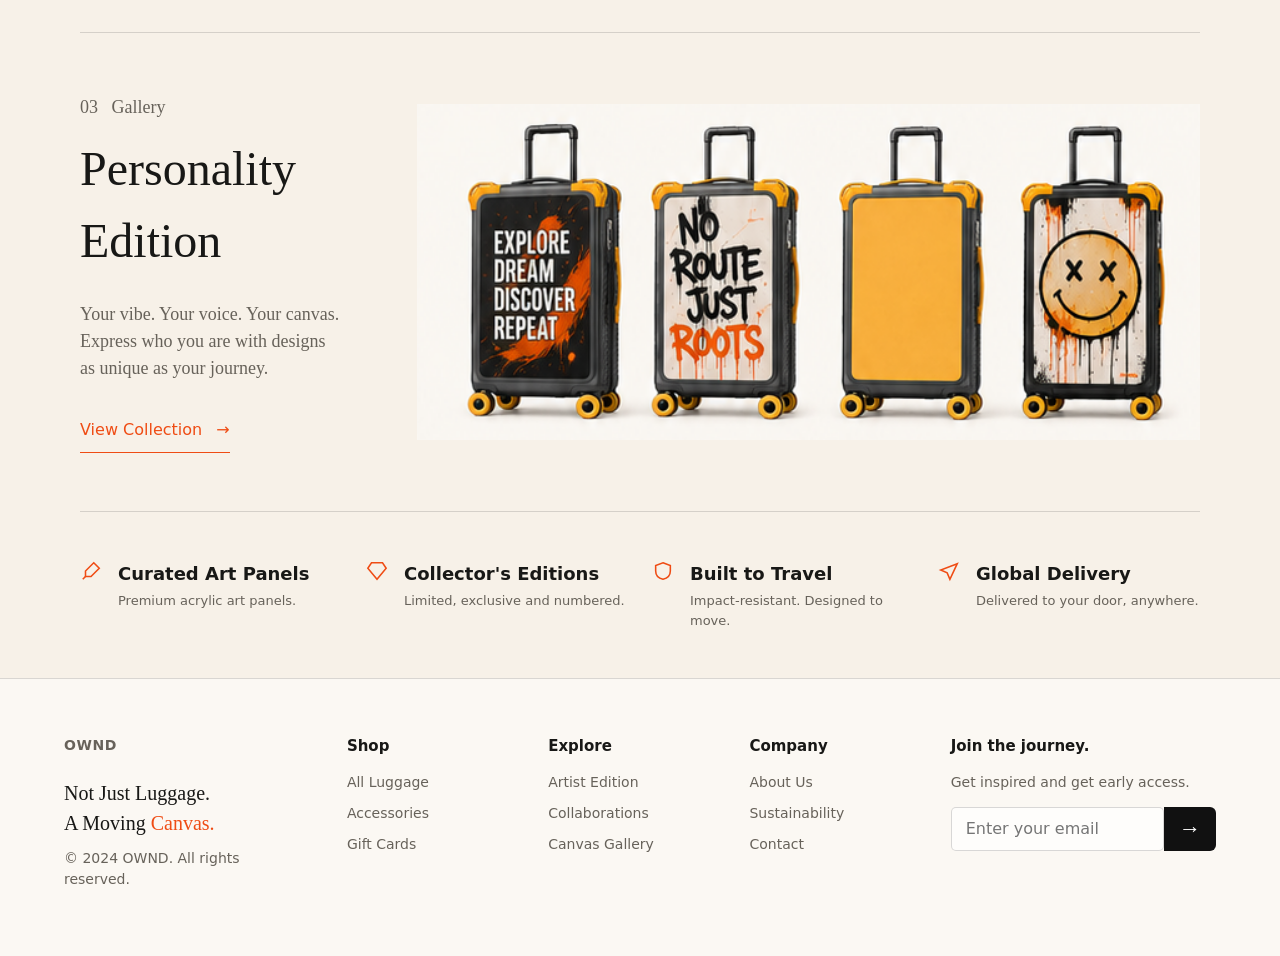
<file: editions/index.html>
<!doctype html>
<html lang="en">
<head>
  <meta charset="utf-8">
  <meta name="viewport" content="width=device-width, initial-scale=1">
  <title>Art Panel Editions - OWND</title>
  <link rel="stylesheet" href="../styles.css">
  <script defer src="../site.js"></script>
</head>
<body>
  <div class="site">
    <site-header active="editions"></site-header>
    <section class="hero edition-hero">
      <img class="paint right" src="../assets/paint-orange-arc.png" alt="">
      <div class="container">
        <h1 class="display">Art Panel<br><span class="accent">Editions</span></h1>
        <p class="lead" style="max-width:360px;font-family:var(--serif);color:var(--ink)">Curated expressions for your moving canvas.</p>
        <p class="eyebrow" style="margin-top:48px">OWND Gallery</p>
      </div>
    </section>
    <section class="container">
      <article class="edition-row">
        <div class="edition-copy">
          <p class="small">01 &nbsp; Gallery</p>
          <h2>Artist Edition</h2>
          <p>Originals reimagined. Bold strokes, thoughtful compositions, and timeless creativity for the art connoisseur.</p>
          <a class="text-link" href="../build-your-ownd/">View Collection <span>→</span></a>
        </div>
        <div class="edition-strip"><img src="../assets/panel-gallery-strip.png" alt="Artist Edition art panel gallery"></div>
      </article>
      <article class="edition-row reverse">
        <div class="edition-copy">
          <p class="small">02 &nbsp; Gallery</p>
          <h2>Anime Edition</h2>
          <p>Iconic worlds. Timeless stories. Designed for dreamers, otakus, and collectors alike.</p>
          <a class="text-link" href="../build-your-ownd/">View Collection <span>→</span></a>
        </div>
        <div class="edition-strip"><img src="../assets/lineup-anime.png" alt="Anime Edition suitcase lineup"></div>
      </article>
      <article class="edition-row">
        <div class="edition-copy">
          <p class="small">03 &nbsp; Gallery</p>
          <h2>Personality Edition</h2>
          <p>Your vibe. Your voice. Your canvas. Express who you are with designs as unique as your journey.</p>
          <a class="text-link" href="../build-your-ownd/">View Collection <span>→</span></a>
        </div>
        <div class="edition-strip"><img src="../assets/lineup-street-color.png" alt="Personality Edition suitcase lineup"></div>
      </article>
    </section>
    <div class="container feature-strip">
      <div class="feature"><span data-icon="brush"></span><div><h3>Curated Art Panels</h3><p>Premium acrylic art panels.</p></div></div>
      <div class="feature"><span data-icon="gem"></span><div><h3>Collector's Editions</h3><p>Limited, exclusive and numbered.</p></div></div>
      <div class="feature"><span data-icon="shield"></span><div><h3>Built to Travel</h3><p>Impact-resistant. Designed to move.</p></div></div>
      <div class="feature"><span data-icon="plane"></span><div><h3>Global Delivery</h3><p>Delivered to your door, anywhere.</p></div></div>
    </div>
    <site-footer></site-footer>
  </div>
</body>
</html>
</file>
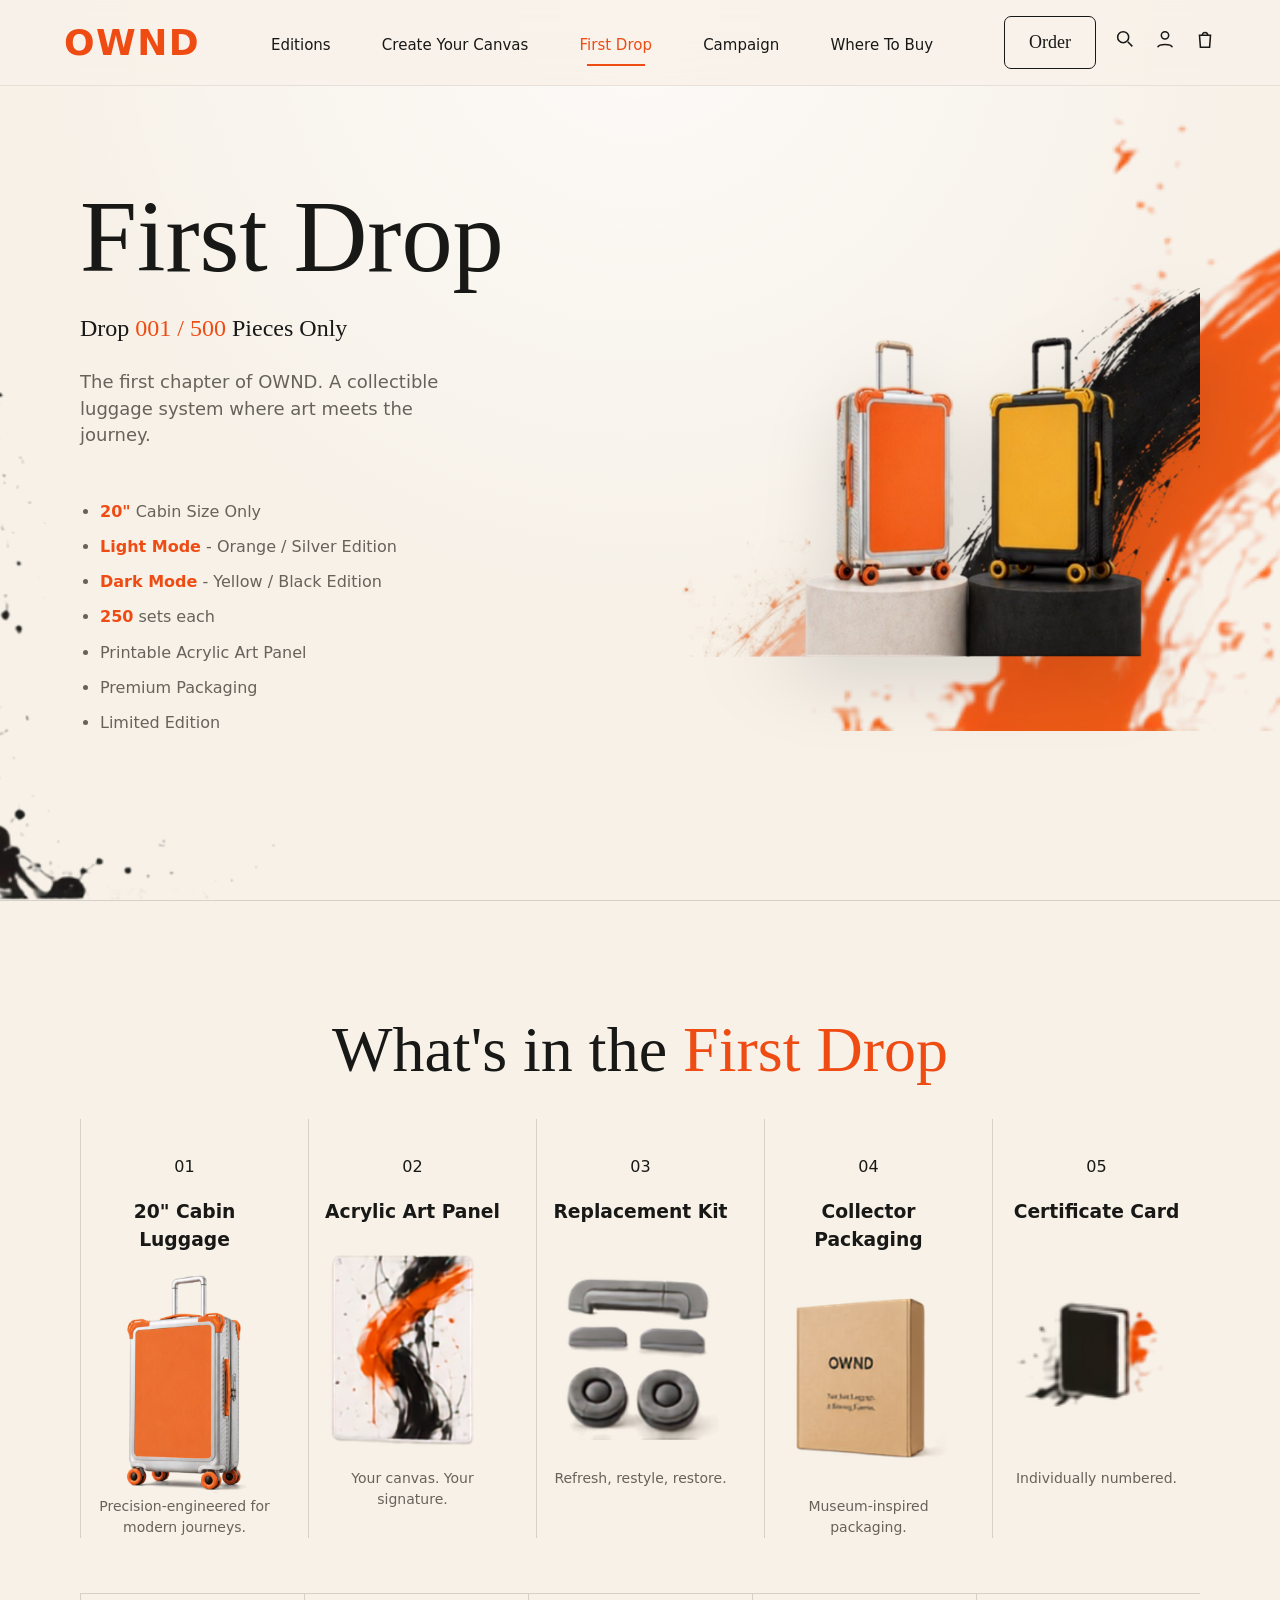
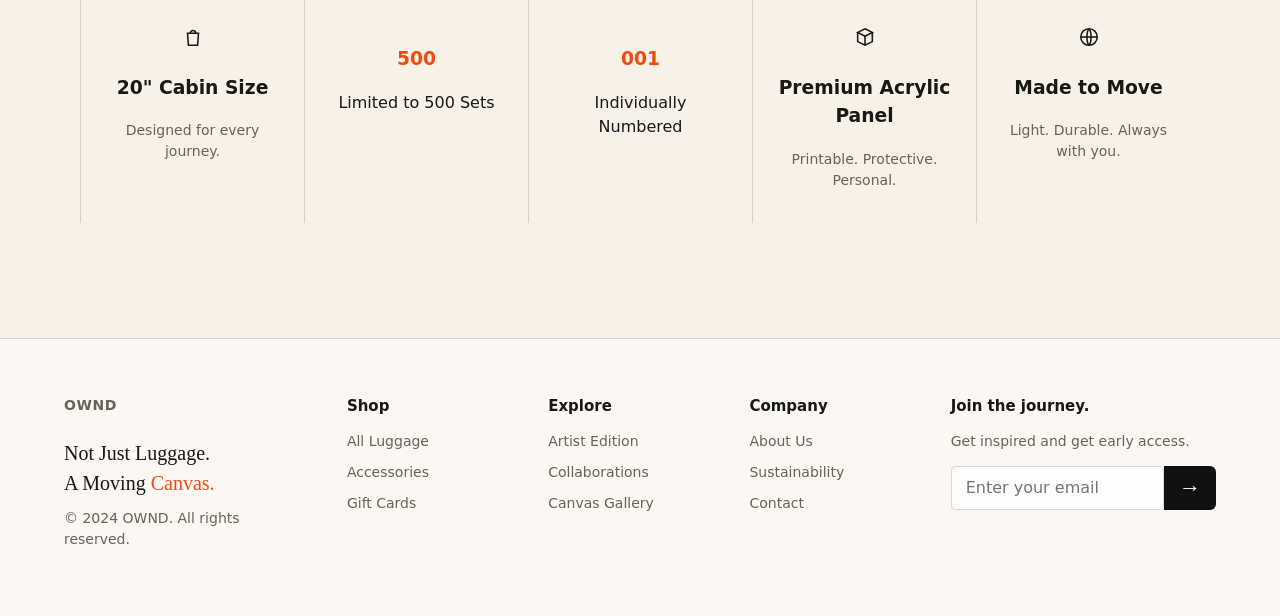
<file: first-drop/index.html>
<!doctype html>
<html lang="en">
<head>
  <meta charset="utf-8">
  <meta name="viewport" content="width=device-width, initial-scale=1">
  <title>First Drop - OWND</title>
  <link rel="stylesheet" href="../styles.css">
  <script defer src="../site.js"></script>
</head>
<body>
  <div class="site">
    <site-header active="first-drop"></site-header>
    <section class="hero">
      <img class="paint right" src="../assets/paint-orange-splash.png" alt="">
      <img class="paint left" src="../assets/paint-black-left.png" alt="">
      <div class="container product-hero">
        <div>
          <h1 class="display">First Drop</h1>
          <p class="lead" style="font-family:var(--serif);color:var(--ink)">Drop <span style="color:var(--orange)">001 / 500</span> Pieces Only</p>
          <p class="lead" style="font-size:18px;max-width:360px">The first chapter of OWND. A collectible luggage system where art meets the journey.</p>
          <ul style="margin-top:46px;padding-left:20px;line-height:2.2;color:var(--muted)">
            <li><b style="color:var(--orange)">20"</b> Cabin Size Only</li>
            <li><b style="color:var(--orange)">Light Mode</b> - Orange / Silver Edition</li>
            <li><b style="color:var(--orange)">Dark Mode</b> - Yellow / Black Edition</li>
            <li><b style="color:var(--orange)">250</b> sets each</li>
            <li>Printable Acrylic Art Panel</li>
            <li>Premium Packaging</li>
            <li>Limited Edition</li>
          </ul>
        </div>
        <div class="visual"><img src="../assets/suitcase-pair-splatter.png" alt="First Drop luggage pair on pedestals"></div>
      </div>
    </section>
    <section class="section">
      <div class="container center">
        <h2 class="title">What's in the <span class="accent">First Drop</span></h2>
        <div class="drop-items">
          <article class="drop-item"><p>01</p><h3>20" Cabin Luggage</h3><img src="../assets/suitcase-light-front.png" alt=""><p class="small">Precision-engineered for modern journeys.</p></article>
          <article class="drop-item"><p>02</p><h3>Acrylic Art Panel</h3><img src="../assets/panel-abstract.png" alt=""><p class="small">Your canvas. Your signature.</p></article>
          <article class="drop-item"><p>03</p><h3>Replacement Kit</h3><img src="../assets/parts-hardware.png" alt=""><p class="small">Refresh, restyle, restore.</p></article>
          <article class="drop-item"><p>04</p><h3>Collector Packaging</h3><img src="../assets/box-packaging.png" alt=""><p class="small">Museum-inspired packaging.</p></article>
          <article class="drop-item"><p>05</p><h3>Certificate Card</h3><img src="../assets/icon-book.png" alt=""><p class="small">Individually numbered.</p></article>
        </div>
        <div class="stats">
          <div class="stat"><span data-icon="bag"></span><h3>20" Cabin Size</h3><p class="small">Designed for every journey.</p></div>
          <div class="stat"><h3 style="color:var(--orange)">500</h3><p>Limited to 500 Sets</p></div>
          <div class="stat"><h3 style="color:var(--orange)">001</h3><p>Individually Numbered</p></div>
          <div class="stat"><span data-icon="box"></span><h3>Premium Acrylic Panel</h3><p class="small">Printable. Protective. Personal.</p></div>
          <div class="stat"><span data-icon="globe"></span><h3>Made to Move</h3><p class="small">Light. Durable. Always with you.</p></div>
        </div>
      </div>
    </section>
    <site-footer></site-footer>
  </div>
</body>
</html>
</file>
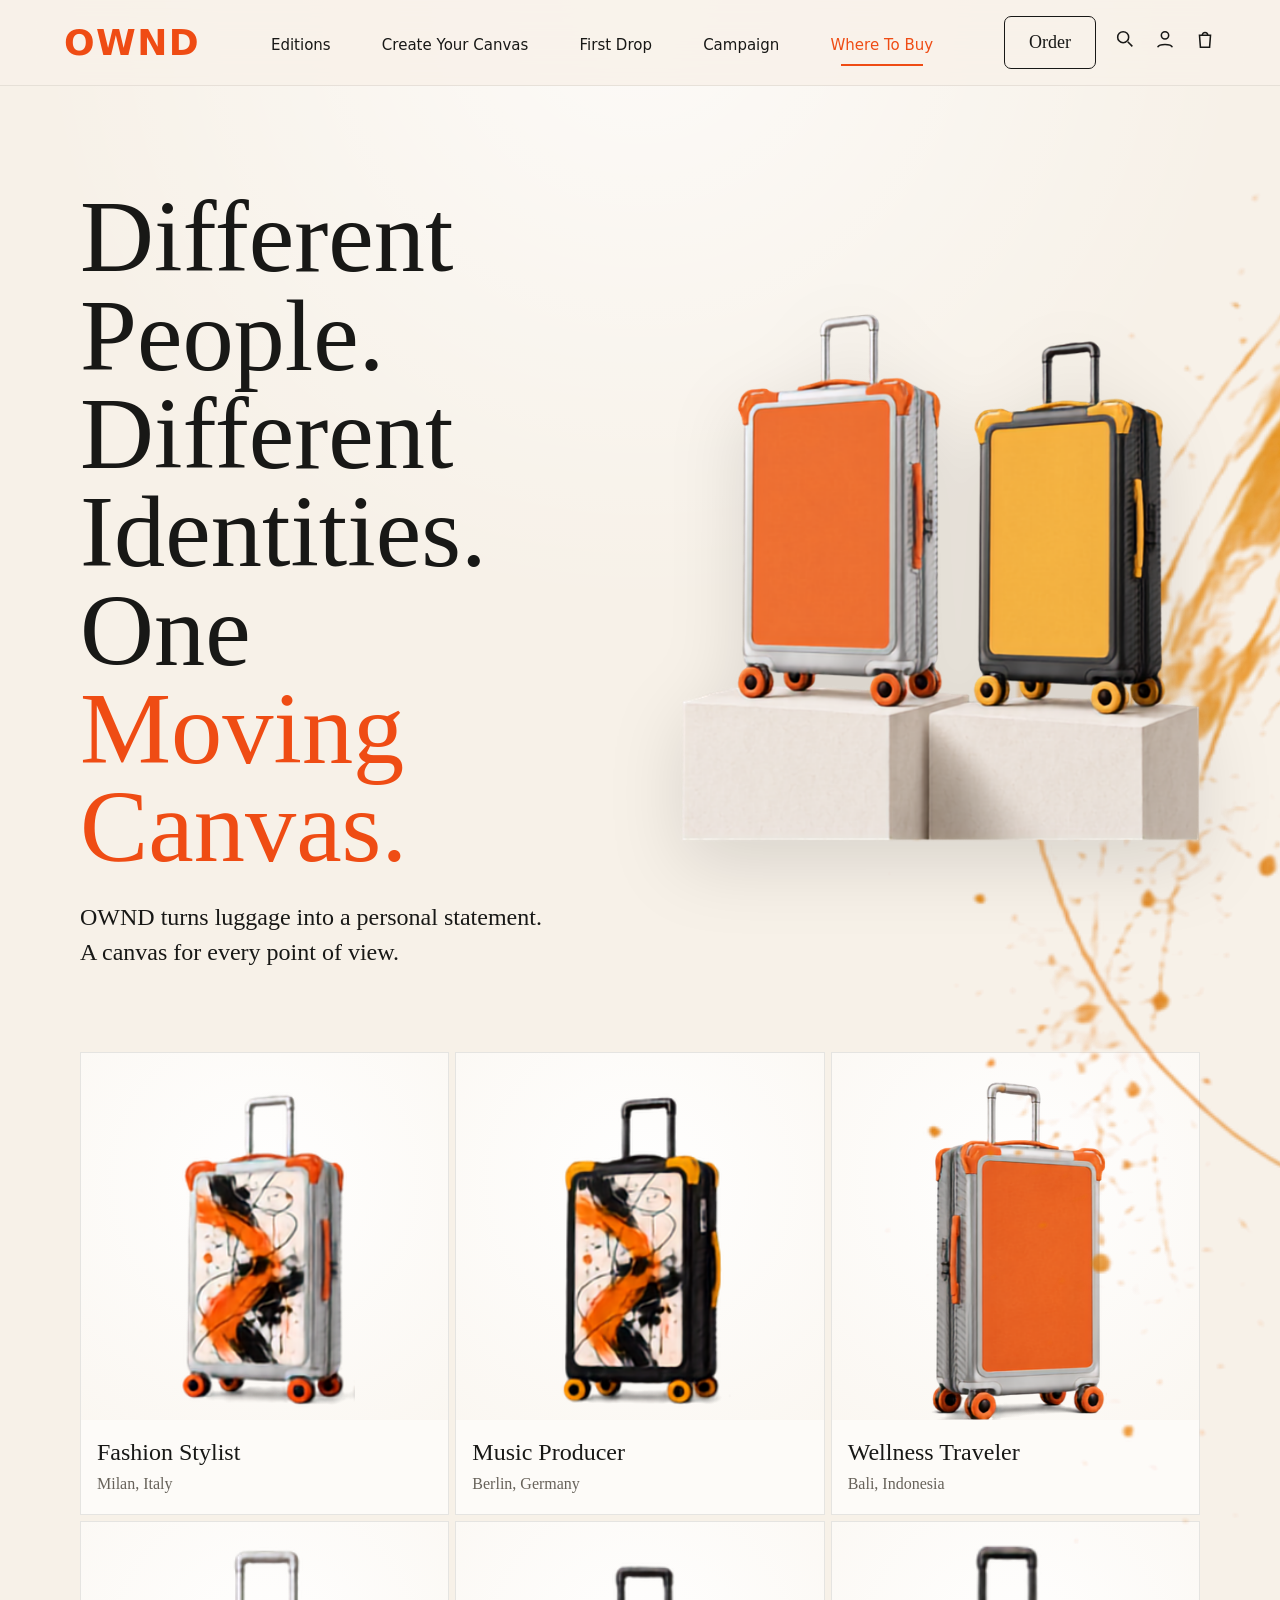
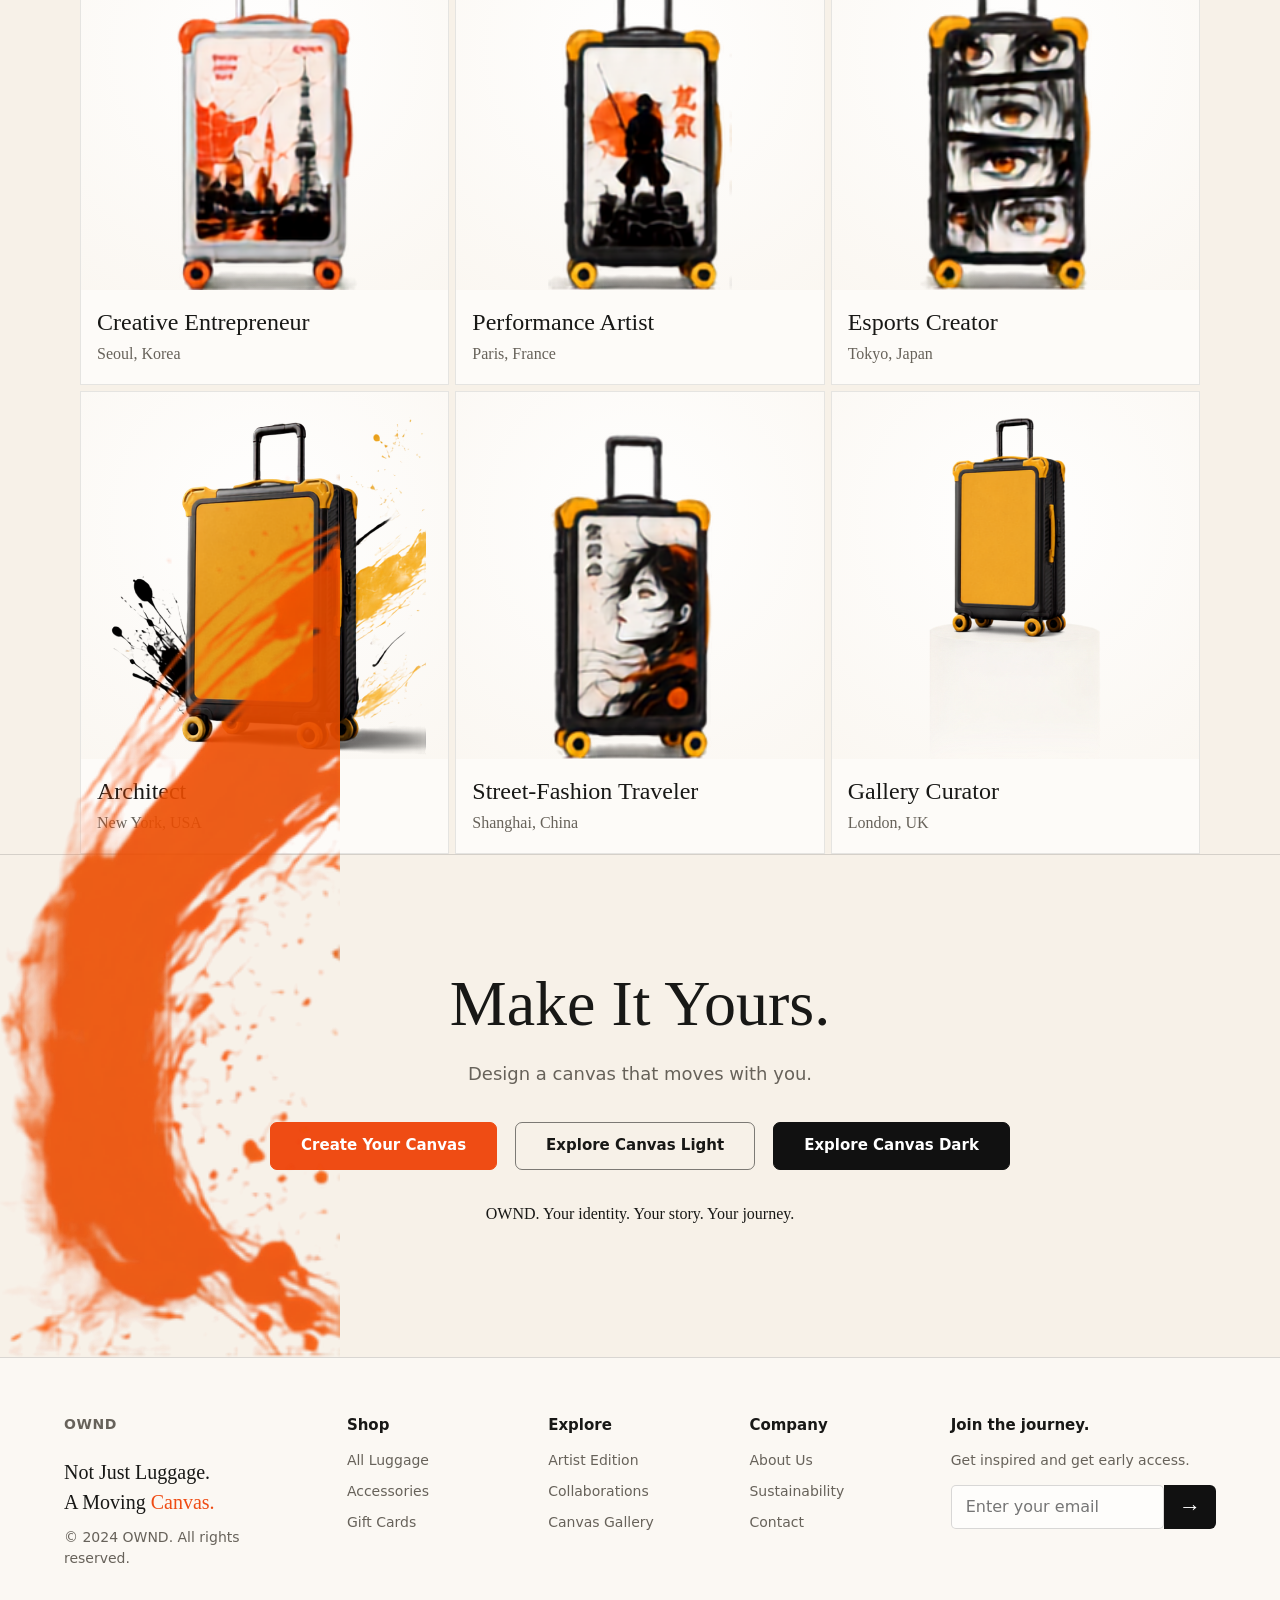
<file: where-to-buy/index.html>
<!doctype html>
<html lang="en">
<head>
  <meta charset="utf-8">
  <meta name="viewport" content="width=device-width, initial-scale=1">
  <title>Different Identities - OWND</title>
  <link rel="stylesheet" href="../styles.css">
  <script defer src="../site.js"></script>
</head>
<body>
  <div class="site">
    <site-header active="where-to-buy"></site-header>
    <section class="hero" style="min-height:auto;padding-bottom:30px">
      <img class="paint right" src="../assets/paint-orange-arc.png" alt="">
      <div class="container product-hero">
        <div>
          <h1 class="display">Different People.<br>Different Identities.<br>One <span class="accent">Moving Canvas.</span></h1>
          <p class="lead" style="font-family:var(--serif);color:var(--ink)">OWND turns luggage into a personal statement. A canvas for every point of view.</p>
        </div>
        <div class="visual"><img src="../assets/suitcase-pair-pedestal.png" alt="Light and dark OWND suitcases"></div>
      </div>
    </section>
    <section class="container">
      <div class="identity-grid">
        <article class="identity-card"><img src="../assets/suitcase-art-flow.png" alt="Fashion stylist OWND canvas"><div><h3>Fashion Stylist</h3><p>Milan, Italy</p></div></article>
        <article class="identity-card"><img src="../assets/suitcase-art-abstract.png" alt="Music producer OWND canvas"><div><h3>Music Producer</h3><p>Berlin, Germany</p></div></article>
        <article class="identity-card"><img src="../assets/suitcase-light-angle.png" alt="Wellness traveler OWND canvas"><div><h3>Wellness Traveler</h3><p>Bali, Indonesia</p></div></article>
        <article class="identity-card"><img src="../assets/suitcase-art-city.png" alt="Creative entrepreneur OWND canvas"><div><h3>Creative Entrepreneur</h3><p>Seoul, Korea</p></div></article>
        <article class="identity-card"><img src="../assets/suitcase-art-samurai.png" alt="Performance artist OWND canvas"><div><h3>Performance Artist</h3><p>Paris, France</p></div></article>
        <article class="identity-card"><img src="../assets/suitcase-art-eyes.png" alt="Esports creator OWND canvas"><div><h3>Esports Creator</h3><p>Tokyo, Japan</p></div></article>
        <article class="identity-card"><img src="../assets/suitcase-dark-paint.png" alt="Architect OWND canvas"><div><h3>Architect</h3><p>New York, USA</p></div></article>
        <article class="identity-card"><img src="../assets/suitcase-art-anime.png" alt="Street-fashion traveler OWND canvas"><div><h3>Street-Fashion Traveler</h3><p>Shanghai, China</p></div></article>
        <article class="identity-card"><img src="../assets/suitcase-dark-pedestal.png" alt="Gallery curator OWND canvas"><div><h3>Gallery Curator</h3><p>London, UK</p></div></article>
      </div>
    </section>
    <section class="section center">
      <img class="paint left" src="../assets/paint-orange-circle.png" alt="">
      <div class="container">
        <h2 class="title">Make It Yours.</h2>
        <p class="lead" style="font-size:18px">Design a canvas that moves with you.</p>
        <div class="actions" style="justify-content:center">
          <a class="btn primary" href="../create/">Create Your Canvas</a>
          <a class="btn" href="../canvas-light/">Explore Canvas Light</a>
          <a class="btn dark" href="../canvas-dark/">Explore Canvas Dark</a>
        </div>
        <p style="font-family:var(--serif);margin-top:32px">OWND. Your identity. Your story. Your journey.</p>
      </div>
    </section>
    <site-footer></site-footer>
  </div>
</body>
</html>
</file>
<file: styles.css>
:root {
  --paper: #f7f1e8;
  --paper-soft: #fbf7ef;
  --ink: #181816;
  --muted: #67625a;
  --line: rgba(24, 24, 22, .15);
  --orange: #ef4c14;
  --gold: #f3ae16;
  --charcoal: #121212;
  --panel: rgba(255, 255, 255, .78);
  --shadow: 0 20px 60px rgba(46, 34, 20, .12);
  --serif: Georgia, "Times New Roman", serif;
  --sans: Inter, ui-sans-serif, system-ui, -apple-system, BlinkMacSystemFont, "Segoe UI", sans-serif;
}

* {
  box-sizing: border-box;
}

html {
  scroll-behavior: smooth;
}

body {
  margin: 0;
  background: var(--paper);
  color: var(--ink);
  font-family: var(--sans);
  line-height: 1.5;
}

img {
  display: block;
  max-width: 100%;
}

a {
  color: inherit;
  text-decoration: none;
}

.site {
  min-height: 100vh;
  overflow: hidden;
  background:
    radial-gradient(circle at 50% 0%, rgba(255,255,255,.7), transparent 38rem),
    var(--paper);
}

.site.dark {
  --paper: #111;
  --paper-soft: #171717;
  --ink: #f5f0e7;
  --muted: #c7beb0;
  --line: rgba(255,255,255,.15);
  --panel: rgba(20,20,18,.78);
  background:
    linear-gradient(rgba(0,0,0,.18), rgba(0,0,0,.18)),
    #111;
}

.site-header {
  position: sticky;
  top: 0;
  z-index: 30;
  display: grid;
  grid-template-columns: auto 1fr auto;
  align-items: center;
  min-height: 86px;
  padding: 0 clamp(24px, 5vw, 68px);
  border-bottom: 1px solid rgba(25, 23, 20, .08);
  background: rgba(248, 242, 233, .86);
  backdrop-filter: blur(18px);
}

.dark .site-header {
  background: rgba(15, 15, 14, .82);
  border-color: rgba(255,255,255,.08);
}

.brand {
  color: var(--orange);
  font-size: clamp(26px, 3vw, 36px);
  font-weight: 900;
  letter-spacing: .04em;
}

.dark .brand,
.dark-page .brand {
  color: var(--gold);
}

.nav {
  display: flex;
  justify-content: center;
  gap: clamp(22px, 4vw, 60px);
  font-size: 15px;
}

.nav a {
  position: relative;
  padding: 31px 0 26px;
}

.nav a.active {
  color: var(--orange);
}

.dark .nav a.active {
  color: var(--gold);
}

.nav a.active::after {
  content: "";
  position: absolute;
  left: 10%;
  right: 10%;
  bottom: 16px;
  height: 2px;
  background: currentColor;
}

.header-actions {
  display: flex;
  align-items: center;
  gap: 18px;
}

.order-link {
  min-width: 92px;
  padding: 12px 24px;
  border: 1px solid currentColor;
  border-radius: 7px;
  text-align: center;
  font-family: var(--serif);
  font-size: 18px;
}

.icon {
  width: 22px;
  height: 22px;
  stroke: currentColor;
  stroke-width: 1.7;
  fill: none;
}

.container {
  width: min(1120px, calc(100% - 48px));
  margin: 0 auto;
}

.wide {
  width: min(1280px, calc(100% - 48px));
  margin: 0 auto;
}

.eyebrow {
  margin: 0 0 14px;
  color: var(--orange);
  font-size: 13px;
  font-weight: 800;
  letter-spacing: .28em;
  text-transform: uppercase;
}

.dark .eyebrow {
  color: var(--gold);
}

.display {
  margin: 0;
  font-family: var(--serif);
  font-weight: 400;
  line-height: .96;
  font-size: clamp(54px, 8vw, 118px);
}

.display .accent,
.title .accent {
  color: var(--orange);
}

.dark .display .accent,
.dark .title .accent {
  color: var(--gold);
}

.lead {
  margin: 24px 0 0;
  color: var(--muted);
  font-size: clamp(18px, 2vw, 24px);
  line-height: 1.45;
}

.title {
  margin: 0;
  font-family: var(--serif);
  font-weight: 400;
  font-size: clamp(36px, 5vw, 66px);
  line-height: 1.05;
}

.center {
  text-align: center;
}

.actions {
  display: flex;
  flex-wrap: wrap;
  gap: 18px;
  margin-top: 34px;
}

.btn {
  display: inline-flex;
  align-items: center;
  justify-content: center;
  gap: 10px;
  min-height: 48px;
  padding: 0 30px;
  border: 1px solid rgba(24,24,22,.55);
  border-radius: 7px;
  background: transparent;
  color: inherit;
  font: 700 15px/1 var(--sans);
  cursor: pointer;
}

.btn.primary {
  border-color: var(--orange);
  background: var(--orange);
  color: white;
}

.dark .btn.primary,
.btn.gold {
  border-color: var(--gold);
  background: var(--gold);
  color: #111;
}

.btn.dark {
  border-color: #111;
  background: #111;
  color: white;
}

.btn.block {
  width: 100%;
}

.hero {
  position: relative;
  min-height: calc(100vh - 86px);
  padding: clamp(64px, 8vw, 118px) 0;
}

.paint {
  position: absolute;
  z-index: 0;
  pointer-events: none;
  opacity: .9;
}

.paint.right {
  top: 0;
  right: -60px;
  width: min(48vw, 560px);
}

.paint.left {
  bottom: 0;
  left: -80px;
  width: min(35vw, 420px);
}

.split-home {
  min-height: 100vh;
  display: flex;
  flex-direction: column;
  background: var(--paper);
}

.home-intro {
  padding: clamp(40px, 6vw, 84px) clamp(24px, 6vw, 90px) clamp(26px, 4vw, 44px);
  text-align: center;
}

.home-intro .display {
  font-size: clamp(46px, 7vw, 92px);
}

.home-intro .lead {
  margin-top: 16px;
  color: var(--ink);
  font-family: var(--serif);
  font-size: clamp(20px, 2.4vw, 28px);
}

.mode-grid {
  flex: 1;
  display: grid;
  grid-template-columns: 1fr 1fr;
  background: linear-gradient(90deg, var(--paper) 0 50%, #161615 50% 100%);
}

.mode-card {
  display: flex;
  flex-direction: column;
  align-items: center;
  justify-content: center;
  gap: 6px;
  padding: clamp(28px, 5vw, 64px) clamp(20px, 4vw, 56px);
  text-align: center;
}

.mode-card.dark-mode {
  color: #f5f0e7;
}

.mode-card img {
  width: min(360px, 80%);
  margin-bottom: 18px;
  border-radius: 4px;
  filter: drop-shadow(0 28px 48px rgba(0, 0, 0, .28));
}

.mode-card h2 {
  margin: 0;
  font-family: var(--serif);
  font-size: clamp(26px, 3vw, 34px);
  font-weight: 400;
  color: var(--orange);
}

.mode-card.dark-mode h2 {
  color: var(--gold);
}

.mode-card p {
  margin: 0 0 22px;
  font-family: var(--serif);
  font-size: clamp(17px, 1.7vw, 21px);
}

.home-cta {
  display: flex;
  flex-direction: column;
  align-items: center;
  gap: 18px;
  padding: clamp(30px, 4vw, 52px) 24px clamp(40px, 5vw, 64px);
  background: var(--paper);
  text-align: center;
}

.drop-note {
  margin: 0;
  font-family: var(--serif);
  font-size: clamp(18px, 2vw, 22px);
}

.product-hero {
  display: grid;
  grid-template-columns: minmax(300px, .9fr) minmax(360px, 1.1fr);
  gap: clamp(28px, 5vw, 82px);
  align-items: center;
}

.product-hero .visual {
  position: relative;
  z-index: 1;
}

.product-hero .visual img {
  width: min(520px, 100%);
  margin-left: auto;
  filter: drop-shadow(0 24px 36px rgba(0,0,0,.12));
}

.dark .product-hero {
  min-height: 820px;
}

.section {
  position: relative;
  padding: clamp(70px, 9vw, 120px) 0;
  border-top: 1px solid var(--line);
}

.cards {
  display: grid;
  grid-template-columns: repeat(3, 1fr);
  gap: 34px;
  margin-top: 46px;
}

.art-card {
  overflow: hidden;
}

.art-card img {
  width: 100%;
  aspect-ratio: 2 / 3;
  object-fit: cover;
  border: 1px solid var(--line);
  border-radius: 8px;
  box-shadow: var(--shadow);
}

.art-card h3 {
  margin: 18px 0 0;
  font-size: 20px;
}

.art-card p,
.small {
  margin: 3px 0 0;
  color: var(--muted);
  font-size: 14px;
}

.feature-strip {
  display: grid;
  grid-template-columns: repeat(4, 1fr);
  gap: 24px;
  padding: 48px 0;
  border-top: 1px solid var(--line);
}

.feature {
  display: flex;
  gap: 16px;
  align-items: flex-start;
}

.feature svg {
  flex: 0 0 34px;
  color: var(--orange);
}

.dark .feature svg {
  color: var(--gold);
}

.feature h3 {
  margin: 0;
  font-size: 18px;
}

.feature p {
  margin: 4px 0 0;
  color: var(--muted);
  font-size: 13px;
}

.edition-hero {
  min-height: 500px;
  display: grid;
  align-items: center;
}

.edition-row {
  display: grid;
  grid-template-columns: 260px 1fr;
  gap: clamp(30px, 6vw, 80px);
  align-items: center;
  padding: 58px 0;
  border-top: 1px solid var(--line);
}

.edition-row.reverse {
  grid-template-columns: 1fr 290px;
}

.edition-row.reverse .edition-copy {
  order: 2;
  text-align: center;
}

.edition-row.reverse .edition-strip {
  order: 1;
}

.edition-copy h2 {
  margin: 12px 0 24px;
  font-family: var(--serif);
  font-size: clamp(34px, 4vw, 48px);
  font-weight: 400;
}

.edition-copy p {
  color: var(--muted);
  font-family: var(--serif);
  font-size: 18px;
}

.text-link {
  display: inline-flex;
  gap: 14px;
  align-items: center;
  margin-top: 18px;
  color: var(--orange);
  border-bottom: 1px solid currentColor;
  padding-bottom: 10px;
}

.edition-strip img {
  width: 100%;
  object-fit: contain;
}

.studio {
  display: grid;
  grid-template-columns: 74px minmax(320px, 1.1fr) minmax(320px, .9fr);
  gap: 28px;
  align-items: start;
}

.toolbar,
.preview-panel,
.side-card,
.builder-panel,
.summary {
  background: var(--panel);
  border: 1px solid rgba(24,24,22,.1);
  border-radius: 8px;
  box-shadow: var(--shadow);
  backdrop-filter: blur(16px);
}

.toolbar {
  display: grid;
  gap: 18px;
  justify-items: center;
  padding: 22px 10px;
}

.tool {
  display: grid;
  justify-items: center;
  gap: 6px;
  color: var(--muted);
  font-size: 11px;
}

.tool.active {
  color: var(--orange);
}

.canvas-board {
  min-height: 1080px;
  overflow: hidden;
  border: 1px solid rgba(24,24,22,.12);
  border-radius: 8px;
  background: white;
  box-shadow: var(--shadow);
}

.canvas-board img {
  width: 100%;
  height: 100%;
  min-height: 1080px;
  object-fit: cover;
}

.preview-panel {
  padding: 34px;
}

.preview-panel img {
  width: min(330px, 100%);
  margin: 24px auto;
}

.segmented {
  display: grid;
  grid-template-columns: 1fr 1fr;
  gap: 0;
  padding: 4px;
  border-radius: 8px;
  background: rgba(24,24,22,.08);
}

.segmented button {
  border: 0;
  border-radius: 6px;
  background: transparent;
  min-height: 38px;
  font-weight: 700;
}

.segmented button.active {
  background: white;
  box-shadow: 0 4px 18px rgba(0,0,0,.08);
}

.form-grid {
  display: grid;
  grid-template-columns: 1fr 1fr;
  gap: 16px;
}

input,
textarea {
  width: 100%;
  min-height: 44px;
  padding: 0 14px;
  border: 1px solid rgba(24,24,22,.16);
  border-radius: 5px;
  background: rgba(255,255,255,.65);
  font: inherit;
}

textarea {
  min-height: 92px;
  padding-top: 12px;
  resize: vertical;
}

.campaign-steps,
.prizes {
  display: grid;
  grid-template-columns: repeat(4, 1fr);
  gap: 22px;
}

.step,
.prize,
.summary-row {
  background: rgba(255,255,255,.55);
  border: 1px solid rgba(24,24,22,.12);
  border-radius: 8px;
  padding: 24px;
}

.prize strong {
  display: block;
  color: var(--orange);
  font-family: var(--serif);
  font-size: 38px;
  font-weight: 400;
}

.inspiration-row {
  display: grid;
  grid-template-columns: repeat(7, 1fr);
  gap: 14px;
  margin: 34px 0;
}

.inspiration-row img {
  aspect-ratio: 2 / 3;
  object-fit: cover;
  border-radius: 7px;
  box-shadow: 0 10px 26px rgba(0,0,0,.08);
}

.drop-items {
  display: grid;
  grid-template-columns: repeat(5, 1fr);
  gap: 20px;
  margin-top: 36px;
}

.drop-item {
  padding: 20px 16px 0;
  text-align: center;
  border-left: 1px solid var(--line);
}

.drop-item img {
  height: 220px;
  width: 100%;
  object-fit: contain;
}

.stats {
  display: grid;
  grid-template-columns: repeat(5, 1fr);
  gap: 0;
  margin-top: 55px;
  border-top: 1px solid var(--line);
}

.stat {
  min-height: 150px;
  padding: 32px 22px;
  text-align: center;
  border-left: 1px solid var(--line);
}

.builder-layout {
  display: grid;
  grid-template-columns: 290px minmax(360px, 1fr) 280px;
  gap: 34px;
  align-items: start;
}

.builder-panel,
.summary {
  padding: 24px;
}

.builder-stage {
  text-align: center;
}

.builder-stage img {
  width: min(520px, 100%);
  margin: 20px auto;
}

.option-grid {
  display: grid;
  grid-template-columns: 1fr 1fr;
  gap: 12px;
}

.choice {
  position: relative;
  display: grid;
  gap: 10px;
  padding: 8px;
  border: 1px solid rgba(24,24,22,.15);
  border-radius: 8px;
  background: white;
  cursor: pointer;
}

.choice.active {
  border-color: var(--orange);
  box-shadow: 0 0 0 2px rgba(239,76,20,.15);
}

.swatches {
  display: flex;
  gap: 12px;
  flex-wrap: wrap;
}

.swatch {
  width: 38px;
  height: 38px;
  border: 1px solid rgba(0,0,0,.1);
  border-radius: 7px;
  cursor: pointer;
}

.swatch.active {
  outline: 2px solid var(--orange);
  outline-offset: 3px;
}

.panel-list {
  display: grid;
  gap: 10px;
}

.panel-option,
.summary-row {
  display: grid;
  grid-template-columns: 58px 1fr auto;
  gap: 14px;
  align-items: center;
}

.panel-option {
  border: 1px solid rgba(24,24,22,.12);
  border-radius: 7px;
  padding: 8px;
  background: white;
}

.panel-option img,
.summary-row img {
  width: 58px;
  height: 58px;
  border-radius: 6px;
  object-fit: cover;
}

.quantity {
  display: inline-grid;
  grid-template-columns: 42px 52px 42px;
  border-radius: 6px;
  overflow: hidden;
  border: 1px solid rgba(24,24,22,.14);
}

.quantity button,
.quantity span {
  min-height: 42px;
  border: 0;
  display: grid;
  place-items: center;
  background: white;
}

.identity-grid {
  display: grid;
  grid-template-columns: repeat(3, 1fr);
  gap: 6px;
  margin-top: 52px;
}

.identity-card {
  background: rgba(255,255,255,.72);
  border: 1px solid rgba(24,24,22,.1);
}

.identity-card img {
  width: 100%;
  aspect-ratio: 1 / 1;
  object-fit: contain;
  padding: 22px 22px 0;
  background: radial-gradient(circle at 50% 35%, rgba(255,255,255,.9), rgba(247,241,232,.4));
}

.identity-card div {
  padding: 14px 16px 18px;
}

.identity-card h3 {
  margin: 0;
  font-family: var(--serif);
  font-size: 24px;
  font-weight: 400;
}

.identity-card p {
  margin: 2px 0 0;
  color: var(--muted);
  font-family: var(--serif);
}

.site-footer {
  padding: 56px clamp(24px, 5vw, 68px);
  border-top: 1px solid var(--line);
  background: rgba(255,255,255,.45);
}

.dark .site-footer {
  background: rgba(0,0,0,.2);
}

.footer-grid {
  display: grid;
  grid-template-columns: 1.2fr repeat(3, .8fr) 1.3fr;
  gap: 38px;
}

.footer-grid h3 {
  margin: 0 0 14px;
  font-size: 15px;
}

.footer-grid a,
.footer-grid p {
  display: block;
  margin: 0 0 10px;
  color: var(--muted);
  font-size: 14px;
}

.newsletter {
  display: grid;
  grid-template-columns: 1fr 52px;
  margin-top: 14px;
}

.newsletter button {
  border: 0;
  border-radius: 0 6px 6px 0;
  background: #111;
  color: white;
  font-size: 22px;
}

.script-note {
  margin: 58px 0 0;
  color: var(--orange);
  font-family: "Brush Script MT", "Segoe Script", cursive;
  font-size: clamp(36px, 5vw, 62px);
  font-weight: 400;
}

@media (max-width: 980px) {
  .site-header {
    grid-template-columns: 1fr auto;
    min-height: 74px;
  }

  .nav {
    grid-column: 1 / -1;
    order: 3;
    justify-content: flex-start;
    gap: 22px;
    overflow-x: auto;
    padding-bottom: 10px;
  }

  .nav a {
    padding: 10px 0;
    white-space: nowrap;
  }

  .nav a.active::after {
    bottom: 2px;
  }

  .split-home,
  .mode-grid,
  .product-hero,
  .studio,
  .builder-layout,
  .edition-row,
  .edition-row.reverse,
  .footer-grid {
    grid-template-columns: 1fr;
  }

  .mode-grid {
    background: linear-gradient(180deg, var(--paper) 0 50%, #161615 50% 100%);
  }

  .mode-card {
    min-height: 480px;
  }

  .edition-row.reverse .edition-copy,
  .edition-row.reverse .edition-strip {
    order: initial;
    text-align: left;
  }

  .cards,
  .feature-strip,
  .campaign-steps,
  .prizes,
  .drop-items,
  .stats,
  .identity-grid {
    grid-template-columns: 1fr 1fr;
  }

  .inspiration-row {
    grid-template-columns: repeat(4, 1fr);
  }

  .canvas-board,
  .canvas-board img {
    min-height: 680px;
  }
}

@media (max-width: 620px) {
  .site-header {
    padding: 0 18px;
  }

  .header-actions .order-link {
    display: none;
  }

  .container,
  .wide {
    width: min(100% - 28px, 1120px);
  }

  .hero {
    padding: 48px 0;
  }

  .display {
    font-size: clamp(44px, 15vw, 70px);
  }

  .cards,
  .feature-strip,
  .campaign-steps,
  .prizes,
  .drop-items,
  .stats,
  .identity-grid,
  .form-grid {
    grid-template-columns: 1fr;
  }

  .inspiration-row {
    grid-template-columns: repeat(2, 1fr);
  }

  .studio {
    gap: 16px;
  }

  .toolbar {
    grid-template-columns: repeat(4, 1fr);
  }

  .canvas-board,
  .canvas-board img {
    min-height: 540px;
  }
}
</file>
